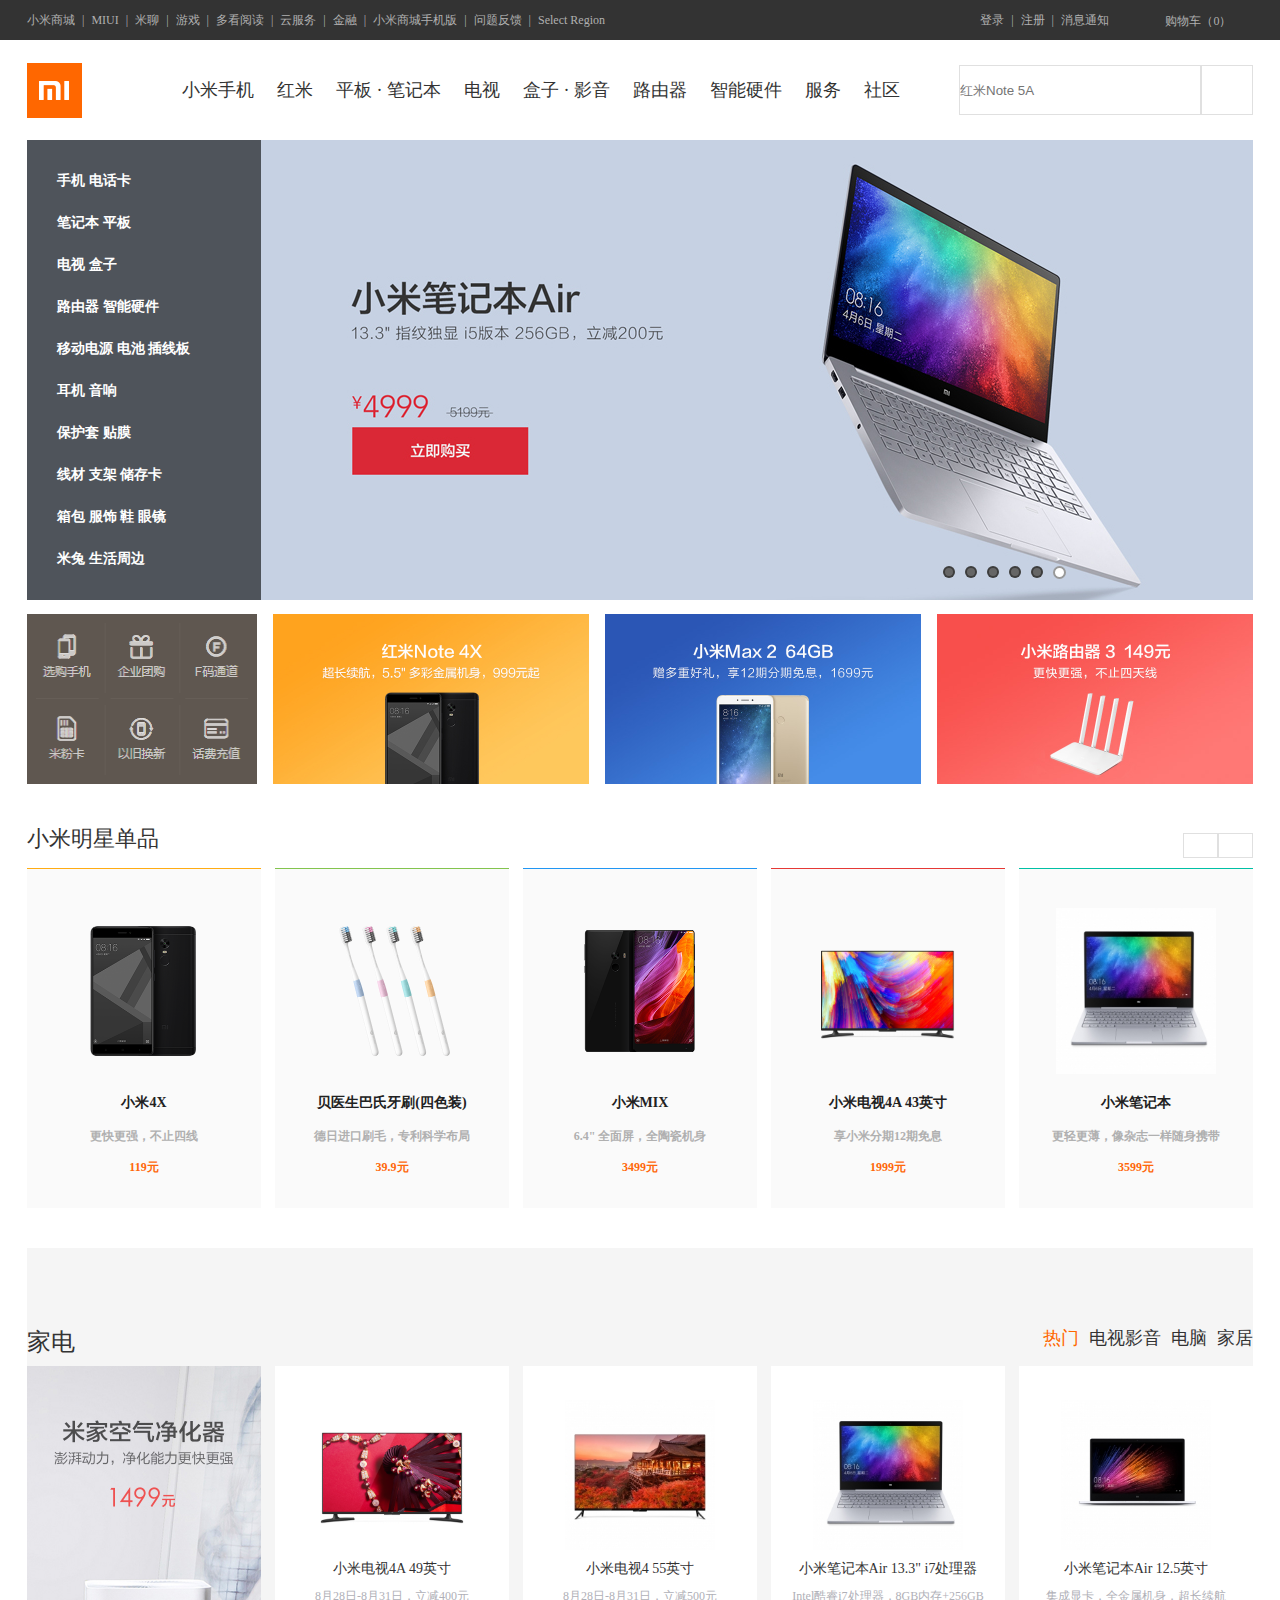
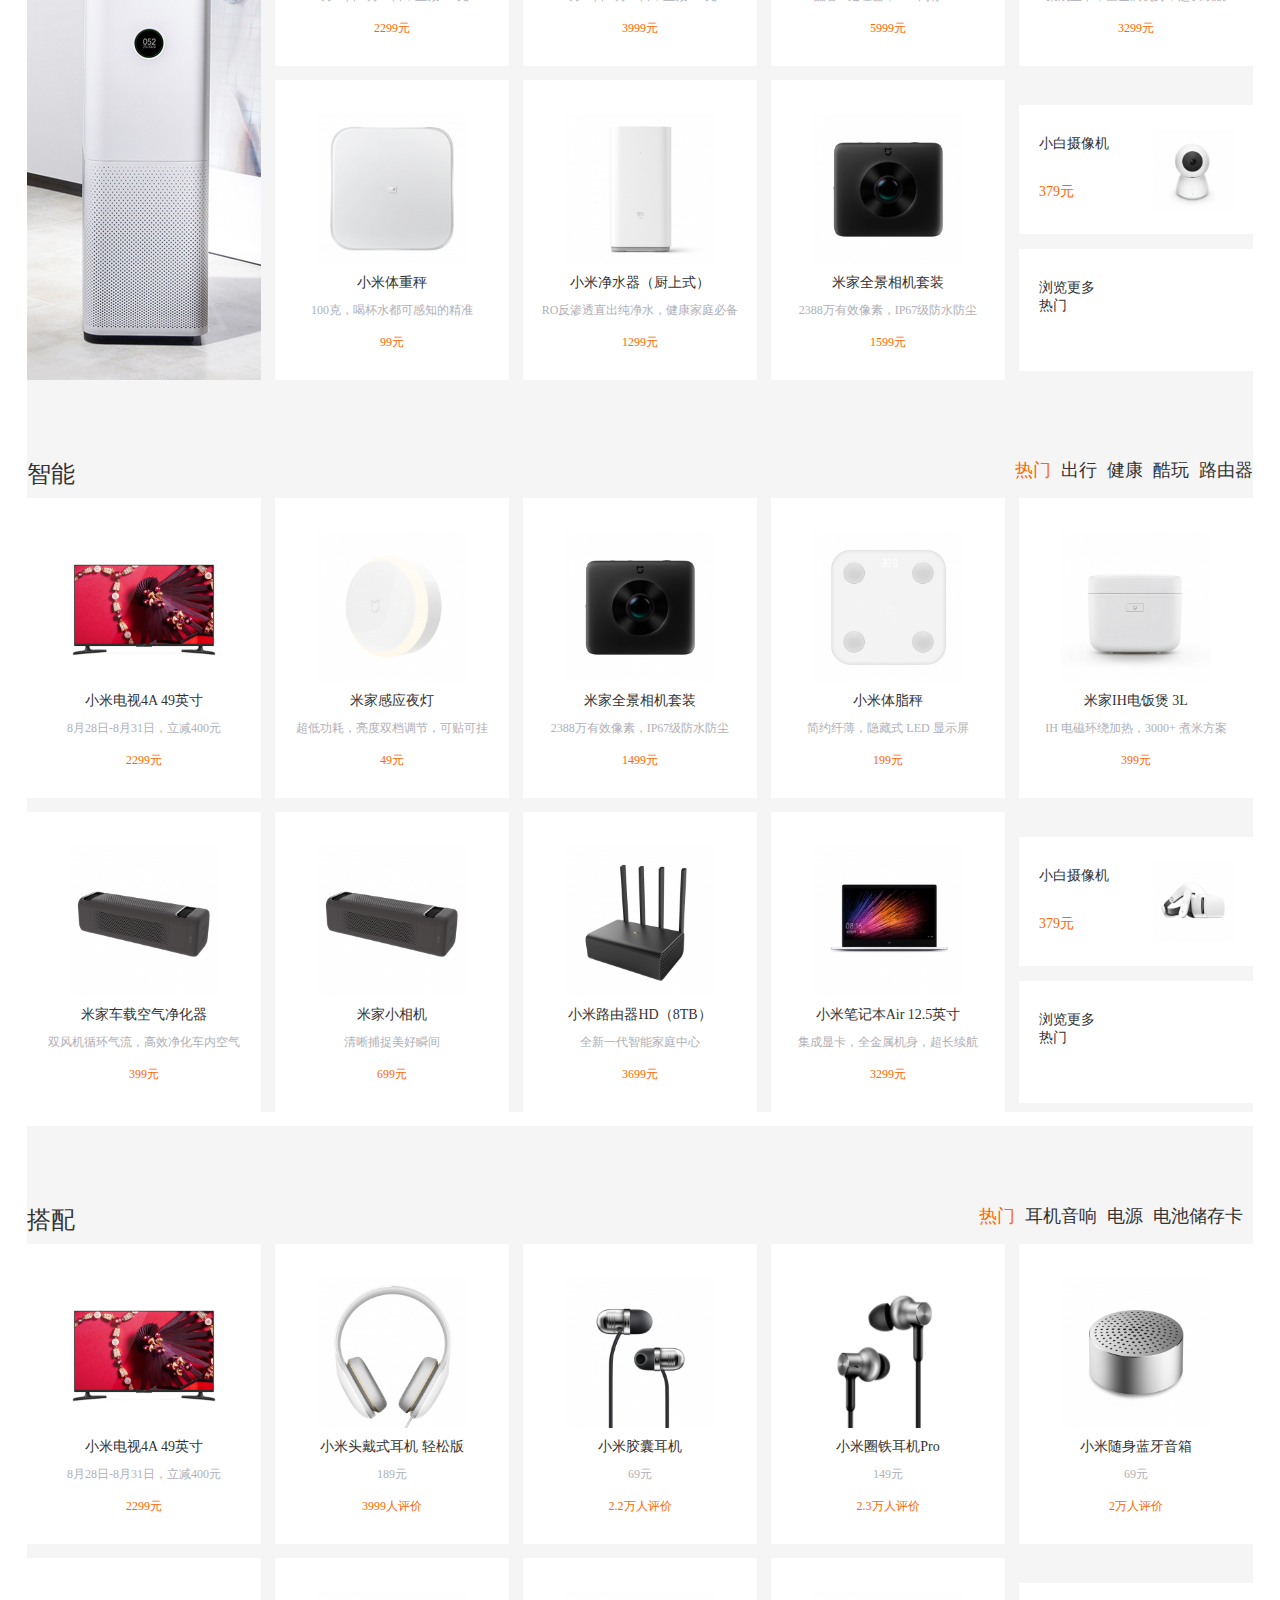
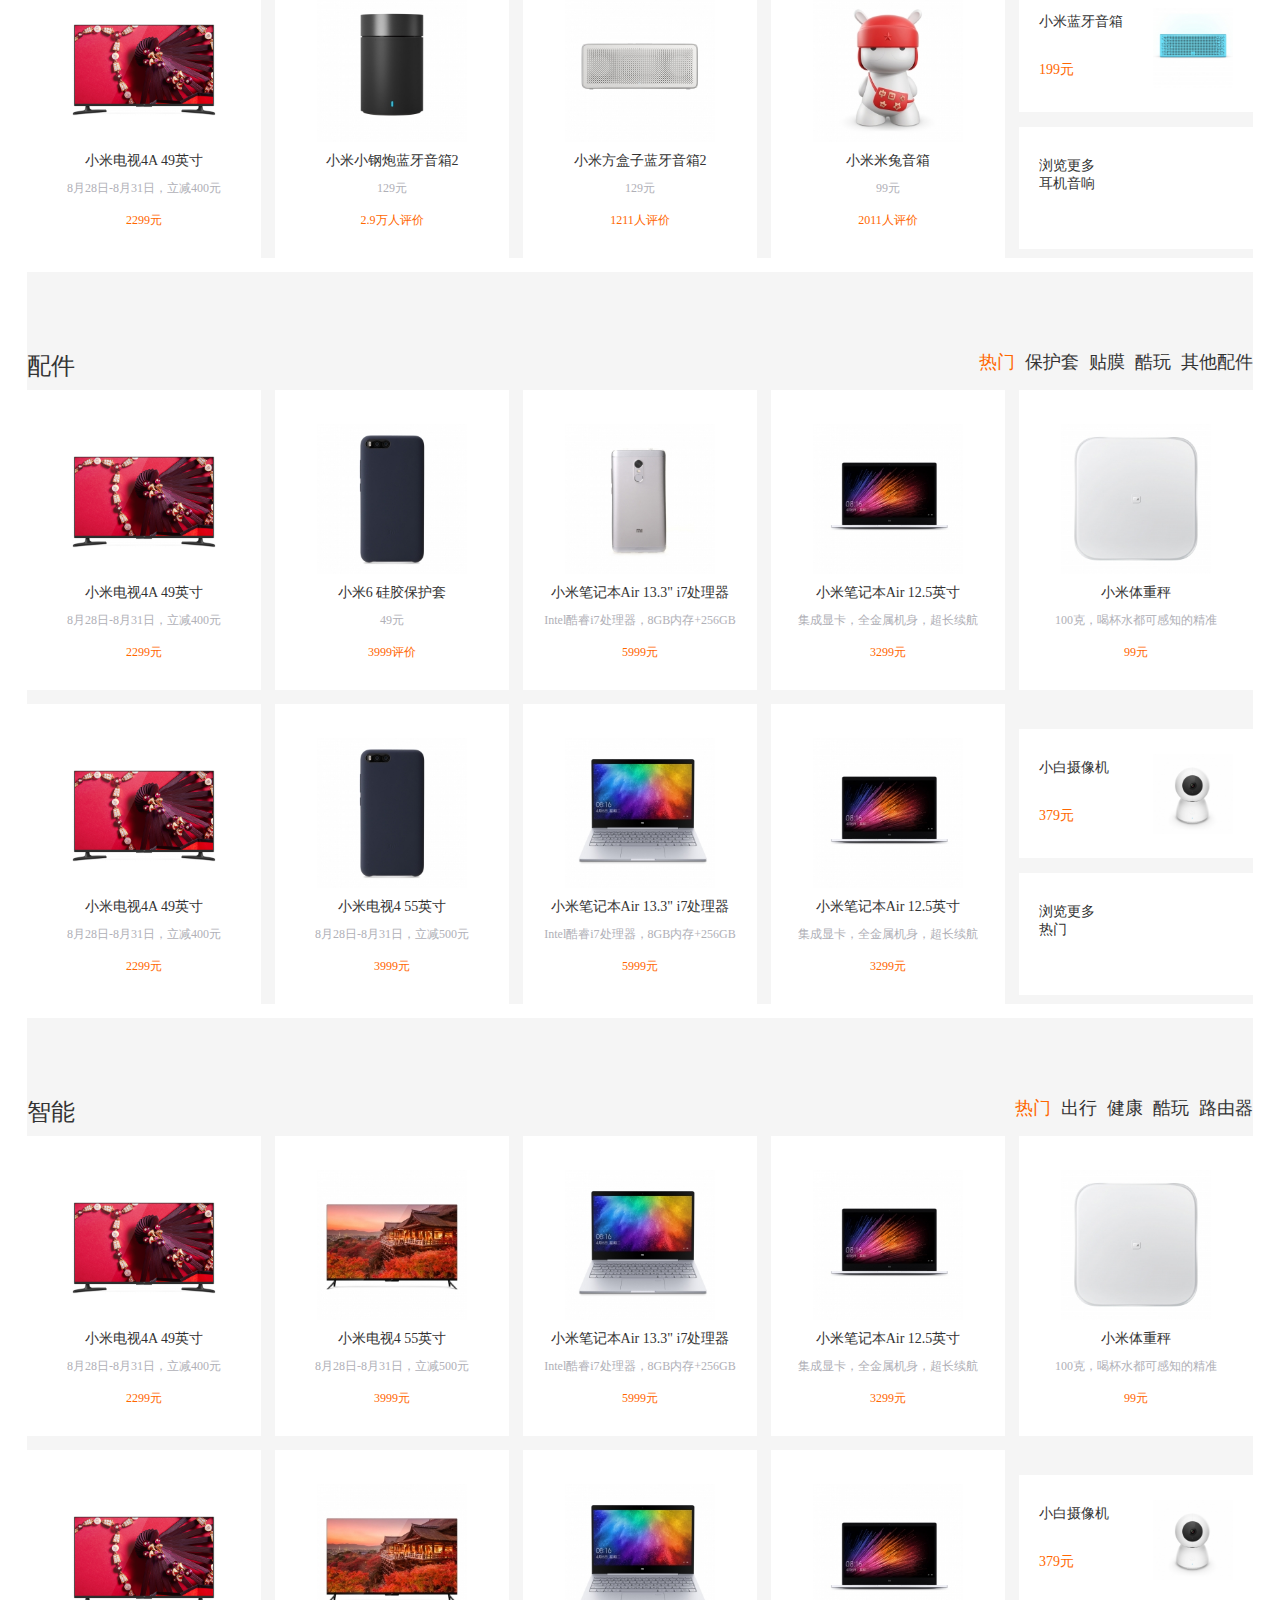
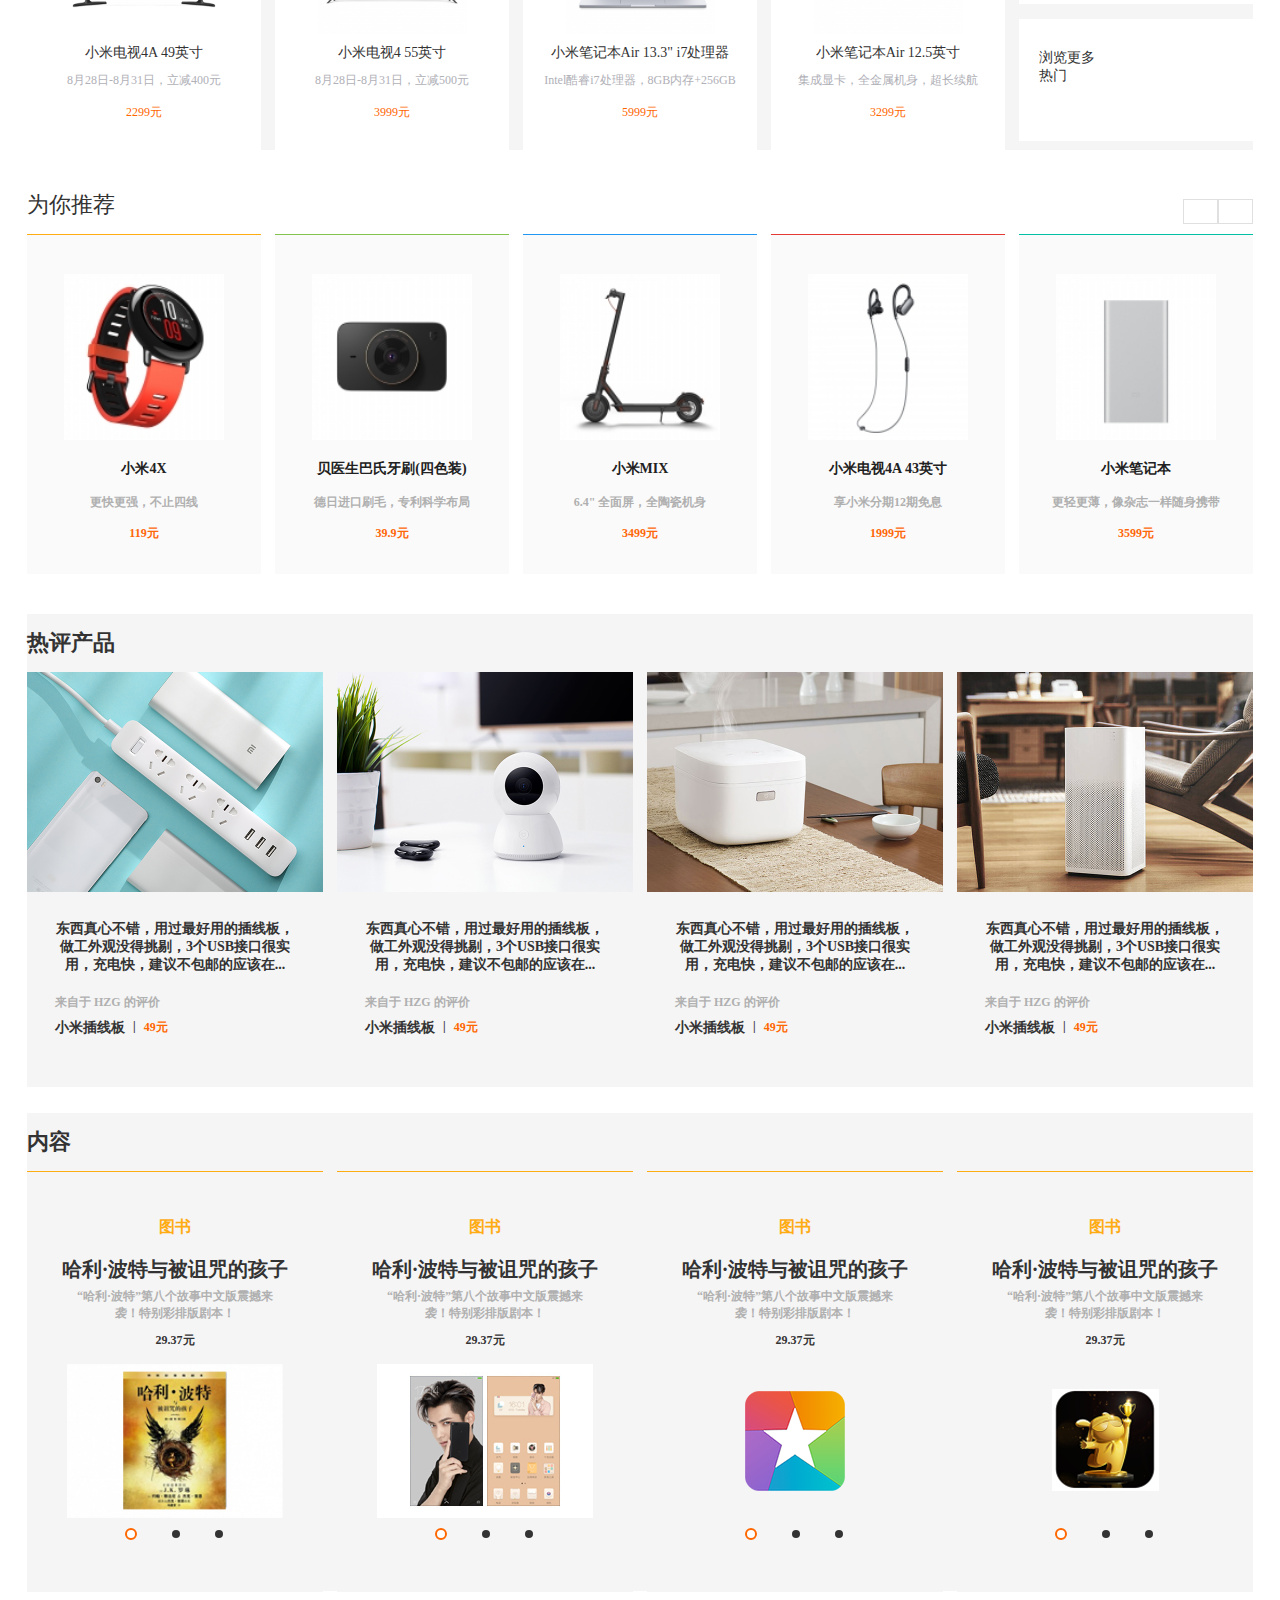
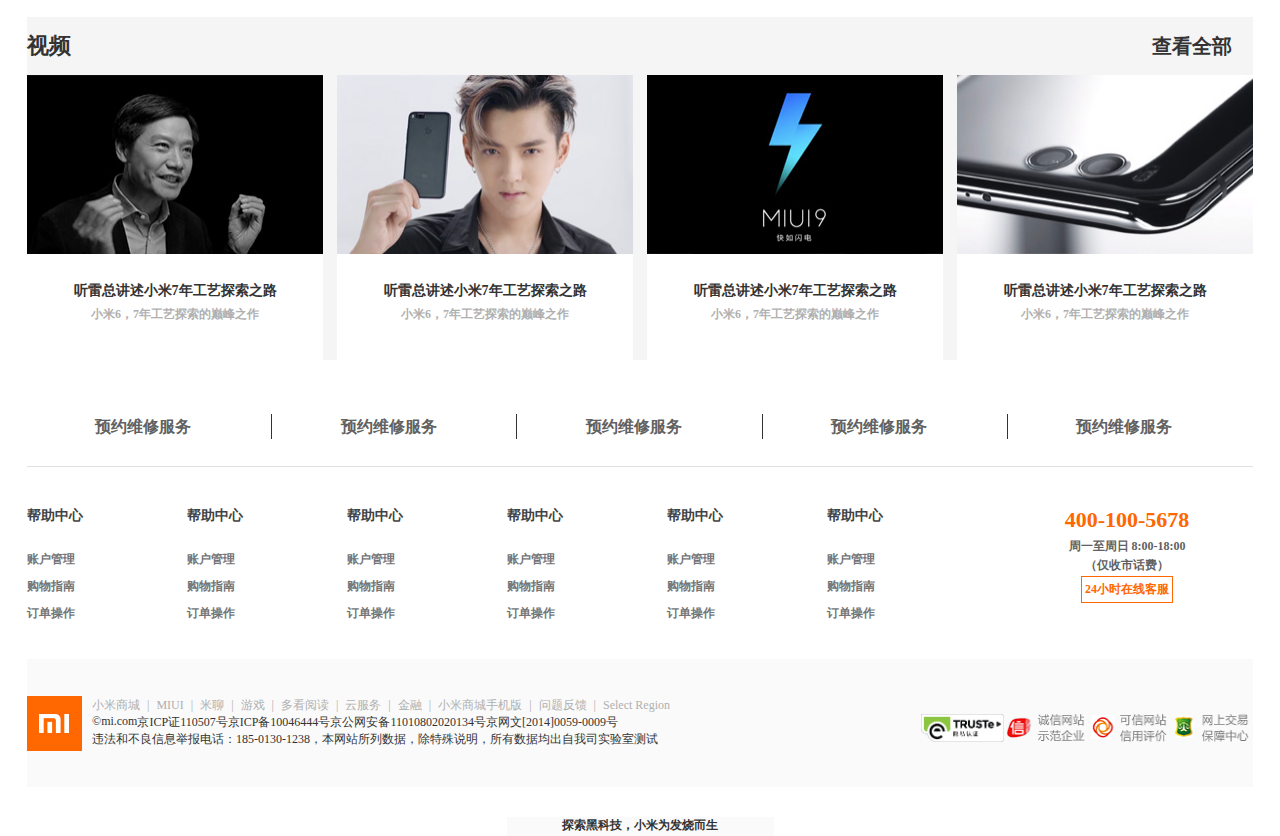
<file: index.html>
<!DOCTYPE html>
<html lang="en">
<head>
	<meta charset="UTF-8">
	<title>小米官网</title>
	<link rel="shotcut icon" href="img/tou.ico">
	<link rel="stylesheet" href="css/xiaomi.css">
	<link rel="stylesheet" href="css/qingchuyangshi.css">
</head>
<body>
	<!-- 头部开始 <-->
	<div id="head">
		<div class="head-neikuan">
			<div class="head-zuo">
				<div class="head-wenzi"><a href="http://www.mi.com" target="_black">小米商城</a></div>
				<div class="head-wenzi">|</div>
				<div class="head-wenzi"><a href="">MIUI</a></div>
				<div class="head-wenzi">|</div>
				<div class="head-wenzi"><a href="">米聊</a></div>
				<div class="head-wenzi">|</div>
				<div class="head-wenzi"><a href="">游戏</a></div>
				<div class="head-wenzi">|</div>
				<div class="head-wenzi"><a href="">多看阅读</a></div>
				<div class="head-wenzi">|</div>
				<div class="head-wenzi"><a href="">云服务</a></div>
				<div class="head-wenzi">|</div>
				<div class="head-wenzi"><a href="">金融</a></div>
				<div class="head-wenzi">|</div>
				<div class="head-wenzi"><a href="">小米商城手机版</a></div>
				<div class="head-wenzi">|</div>
				<div class="head-wenzi"><a href="">问题反馈</a></div>
				<div class="head-wenzi">|</div>
				<div class="head-wenzi head-wenzi1"><a href="">Select Region</a></div>
			</div>
			<div class="head-you">
				<div class="head-wenzi"><a href="">登录</a></div>
				<div class="head-wenzi">|</div>
				<div class="head-wenzi"><a href="">注册</a></div>
				<div class="head-wenzi">|</div>
				<div class="head-wenzi head-wenzi2"><a href="">消息通知</a></div>
				
				<div class="gouwuche">
					<a href="">
						<i class="iconfont">&#xe602;</i>
						购物车（0）
					</a>
				
					<!-- <div class="gouwuche-wenzi">购物车(0)</div> -->
					<!-- <img src="img/images/gouwuche.png" alt=""> -->
				</div>
			</div>
		</div>
	</div>
	<!-- 头部结束 -->

	<!-- 导航开始 -->
	<div id="daohang">
		<a href="">
			<div class="daohang-logo">
				<!-- <img src="img/logo_03.png" alt=""> -->
			</div>
		</a>
		<div class="daohang-neikuan">
			<div class="daohang-wenzi">小米手机</div>
			<div class="daohang-wenzi">红米</div>
			<div class="daohang-wenzi">平板  ·  笔记本</div>
			<div class="daohang-wenzi">电视</div>
			<div class="daohang-wenzi">盒子  ·  影音</div>
			<div class="daohang-wenzi">路由器</div>
			<div class="daohang-wenzi">智能硬件</div>
			<div class="daohang-wenzi">服务</div>
			<div class="daohang-wenzi daohang-wenzi1">社区</div>
		</div>
		<div class="daohang-you">
			<input type="text1" placeholder="红米Note 5A">
			<!-- <h1>红米Note 5A</h1>
			<h2>小米Max 2</h2> -->
			<div class="daohang-you-tb">
				<i class="iconfont">&#xe616;</i>
			</div>
		</div>
	</div>
	<!-- 导航结束 -->
	<!-- banner开始 -->
	<div id="banner">
		<div class="banner-img">
			<img src="img/20.jpg" alt="">
		</div>
		<div class="banner-list">
			<a href="">
				<div class="banner-list-1">
					<h1>手机 电话卡</h1>
					<i class="iconfont">&#xe617;</i>
				</div>
			</a>
			<div class="banner-list-1">
				<h1>笔记本 平板</h1>
				<i class="iconfont">&#xe617;</i>
			</div>

			<div class="banner-list-1">
				<h1>电视 盒子</h1>
				<i class="iconfont">&#xe617;</i>
			</div>

			<div class="banner-list-1">
				<h1>路由器 智能硬件</h1>
				<i class="iconfont">&#xe617;</i>
			</div>

			<div class="banner-list-1">
				<h1>移动电源 电池 插线板</h1>
				<i class="iconfont">&#xe617;</i>
			</div>

			<div class="banner-list-1">
				<h1>耳机 音响</h1>
				<i class="iconfont">&#xe617;</i>
			</div>

			<div class="banner-list-1">
				<h1>保护套 贴膜</h1>
				<i class="iconfont">&#xe617;</i>
			</div>

			<div class="banner-list-1">
				<h1>线材 支架 储存卡</h1>
				<i class="iconfont">&#xe617;</i>
			</div>

			<div class="banner-list-1">
				<h1>箱包 服饰 鞋 眼镜</h1>
				<i class="iconfont">&#xe617;</i>
			</div>

			<div class="banner-list-1">
				<h1>米兔 生活周边</h1>
				<i class="iconfont">&#xe617;</i>
			</div>
		</div>
		<div class="point">
			<div class="point-1"></div>
			<div class="point-1"></div>
			<div class="point-1"></div>
			<div class="point-1"></div>
			<div class="point-1"></div>
			<div class="point-1 point-2"></div>
		</div>
		<div class="banner-anniu">
			<i class="iconfont">&#xe61f;</i>
		</div>
		<div class="banner-anniu2">
			<i class="iconfont">&#xe8b2;</i>
		</div>
	</div>
	<!-- banner结束 -->


	<!-- 第四排开始 -->
	<div id="sipai">
		<div class="sipai-box">
			<img src="img/images/12_03.png" alt="">
		</div>
		<div class="sipai-box box2">
			<img src="img/images/12_05.png" alt="">
		</div>
		<div class="sipai-box box2">
			<img src="img/images/12_07.png" alt="">
		</div>
		<div class="sipai-box box2 box3">
			<img src="img/images/12_09.png" alt="">
		</div>
	</div>
	<!-- 第四排结束 -->

	<!-- 单品开始 -->
	<div id="danpin">
		<div class="danpin-top">
			<h1>小米明星单品</h1>
			<div class="danpin-anniu">
				<div class="danpin-anniuzuo">
					<i class="iconfont">&#xe638;</i>
				</div>	
				<div class="danpin-anjianyou">
					<i class="iconfont">&#xe601;</i>
				</div>			
			</div>
		</div>

		<div class="danpin-bottom">
			<div class="danpin-list">
				<div class="danpin-img">
					<img src="img/01.png" alt="">
				</div>
				<h3>小米4X</h3>
				<h4>更快更强，不止四线</h4>
				<h5>119元</h5>
			</div>
			<div class="danpin-list danpin-list2">
				<div class="danpin-img">
					<img src="img/03.png" alt="">
				</div>
				<h3>贝医生巴氏牙刷(四色装)</h3>
				<h4>德日进口刷毛，专利科学布局</h4>
				<h5>39.9元</h5>
			</div>
			<div class="danpin-list danpin-list3">
				<div class="danpin-img">
					<img src="img/04.png" alt="">
				</div>
				<h3>小米MIX</h3>
				<h4>6.4" 全面屏，全陶瓷机身</h4>
				<h5>3499元</h5>
			</div>
			<div class="danpin-list danpin-list4">
				<div class="danpin-img">
					<img src="img/05.png" alt="">
				</div>
				<h3>小米电视4A 43英寸</h3>
				<h4>享小米分期12期免息</h4>
				<h5>1999元</h5>
			</div>
			<div class="danpin-list danpin-list1">
				<div class="danpin-img">
					<img src="img/06.jpg" alt="">
				</div>
				<h3>小米笔记本</h3>
				<h4>更轻更薄，像杂志一样随身携带</h4>
				<h5>3599元</h5>
			</div>
		</div>
	</div>
	<!-- 单品结束 -->

	<!-- 家电开始 -->
	<div id="jiadian">
		<div class="jiadian-top">
			<h6>家电</h6>
			<div class="jiadian-top-you">
				<div class="jiadian-top-you-wenzi wenzi2">热门</div>
				<div class="jiadian-top-you-wenzi">电视影音</div>
				<div class="jiadian-top-you-wenzi">电脑</div>
				<div class="jiadian-top-you-wenzi wenzi1">家居</div>
			</div>
		</div>
		<div class="jiadian-under">
			<div class="jiadian-under-zuo">
				<img src="img/images/jiadian1_10.png" alt="">
			</div>
			<div class="jiadian-under-you">
				<div class="jiadian-qingdan">
					<div class="qingdan-img">
						<img src="img/02.png" alt="">
					</div>
					<div class="qingdan-wenzi">小米电视4A 49英寸</div>
					<div class="qingdan-wenzi1">8月28日-8月31日，立减400元</div>
					<div class="qingdan-wenzi2">2299元</div>
				</div>

				<div class="jiadian-qingdan">
					<div class="qingdan-img">
						<img src="img/08.jpg" alt="">
					</div>
					<div class="qingdan-wenzi">小米电视4 55英寸</div>
					<div class="qingdan-wenzi1">8月28日-8月31日，立减500元</div>
					<div class="qingdan-wenzi2">3999元</div>
				</div>

				<div class="jiadian-qingdan">
					<div class="qingdan-img">
						<img src="img/09.jpg" alt="">
					</div>
					<div class="qingdan-wenzi">小米笔记本Air 13.3" i7处理器</div>
					<div class="qingdan-wenzi1">Intel酷睿i7处理器，8GB内存+256GB</div>
					<div class="qingdan-wenzi2">5999元</div>
				</div>

				<div class="jiadian-qingdan jiadian-qingdan1">
					<div class="qingdan-img">
						<img src="img/10.jpg" alt="">
					</div>
					<div class="qingdan-wenzi">小米笔记本Air 12.5英寸</div>
					<div class="qingdan-wenzi1">集成显卡，全金属机身，超长续航</div>
					<div class="qingdan-wenzi2">3299元</div>
				</div>

				<div class="jiadian-qingdan">
					<div class="qingdan-img">
						<img src="img/11.jpg" alt="">
					</div>
					<div class="qingdan-wenzi">小米体重秤</div>
					<div class="qingdan-wenzi1">100克，喝杯水都可感知的精准</div>
					<div class="qingdan-wenzi2">99元</div>
				</div>

				<div class="jiadian-qingdan">
					<div class="qingdan-img">
						<img src="img/12.jpg" alt="">
					</div>
					<div class="qingdan-wenzi">小米净水器（厨上式）</div>
					<div class="qingdan-wenzi1">RO反渗透直出纯净水，健康家庭必备</div>
					<div class="qingdan-wenzi2">1299元</div>
				</div>

				<div class="jiadian-qingdan">
					<div class="qingdan-img">
						<img src="img/13.jpg" alt="">
					</div>
					<div class="qingdan-wenzi">米家全景相机套装</div>
					<div class="qingdan-wenzi1">2388万有效像素，IP67级防水防尘</div>
					<div class="qingdan-wenzi2">1599元</div>
				</div>

				<div class="jiadian-qingdan jiadian-qingdan1 sx">
					<div class="qingdan-shexiangji">
						<div class="shexiangji-img">
							<img src="img/14.jpg" alt="">
						</div>
						<div class="shexiangji-wenzi">小白摄像机</div>
						<div class="shexiangji-wenzi shexiangji-wenzi1">379元</div>
					</div>

					<div class="qingdan-shexiangji qingdan-shexiangji1">
						<div class="shexiangji-img">
							<i class="iconfont">&#xe60b;</i>
						</div>
						<div class="shexiangji-wenzi">浏览更多</div>
						<div class="shexiangji-wenzi shexiangji-wenzi1 shexiangji-wenzi2">热门</div>
					</div>
				</div>

			</div>
		</div>
	</div>
	<!-- 家电结束 -->

	<!-- 智能开始 -->
	<div id="jiadian">
		<div class="jiadian-top">
			<h6>智能</h6>
			<div class="jiadian-top-you">
				<div class="jiadian-top-you-wenzi wenzi2">热门</div>
				<div class="jiadian-top-you-wenzi">出行</div>
				<div class="jiadian-top-you-wenzi">健康</div>
				<div class="jiadian-top-you-wenzi">酷玩</div>
				<div class="jiadian-top-you-wenzi wenzi1">路由器</div>
			</div>
		</div>
		<div class="jiadian-under">
			<div class="jiadian-qingdan">
				<div class="qingdan-img">
					<img src="img/02.png" alt="">
				</div>
				<div class="qingdan-wenzi">小米电视4A 49英寸</div>
				<div class="qingdan-wenzi1">8月28日-8月31日，立减400元</div>
				<div class="qingdan-wenzi2">2299元</div>
			</div>

			<div class="jiadian-qingdan">
				<div class="qingdan-img">
					<img src="img/32.jpg" alt="">
				</div>
				<div class="qingdan-wenzi">米家感应夜灯</div>
				<div class="qingdan-wenzi1">超低功耗，亮度双档调节，可贴可挂​</div>
				<div class="qingdan-wenzi2">49元</div>
			</div>

			<div class="jiadian-qingdan">
				<div class="qingdan-img">
					<img src="img/33.jpg" alt="">
				</div>
				<div class="qingdan-wenzi">米家全景相机套装</div>
				<div class="qingdan-wenzi1">2388万有效像素，IP67级防水防尘</div>
				<div class="qingdan-wenzi2">1499元</div>
			</div>

			<div class="jiadian-qingdan">
				<div class="qingdan-img">
					<img src="img/34.jpg" alt="">
				</div>
				<div class="qingdan-wenzi">小米体脂秤</div>
				<div class="qingdan-wenzi1">简约纤薄，隐藏式 LED 显示屏</div>
				<div class="qingdan-wenzi2">199元</div>
			</div>

			<div class="jiadian-qingdan  jiadian-qingdan1">
				<div class="qingdan-img">
					<img src="img/35.jpg" alt="">
				</div>
				<div class="qingdan-wenzi">米家IH电饭煲 3L</div>
				<div class="qingdan-wenzi1">IH 电磁环绕加热，3000+ 煮米方案</div>
				<div class="qingdan-wenzi2">399元</div>
			</div>
			<div class="jiadian-qingdan">
				<div class="qingdan-img">
					<img src="img/36.jpg" alt="">
				</div>
				<div class="qingdan-wenzi">米家车载空气净化器</div>
				<div class="qingdan-wenzi1">双风机循环气流，高效净化车内空气</div>
				<div class="qingdan-wenzi2">399元</div>
			</div>

			<div class="jiadian-qingdan">
				<div class="qingdan-img">
					<img src="img/36.jpg" alt="">
				</div>
				<div class="qingdan-wenzi">米家小相机</div>
				<div class="qingdan-wenzi1">清晰捕捉美好瞬间</div>
				<div class="qingdan-wenzi2">699元</div>
			</div>

			<div class="jiadian-qingdan">
				<div class="qingdan-img">
					<img src="img/38.jpg" alt="">
				</div>
				<div class="qingdan-wenzi">小米路由器HD（8TB）</div>
				<div class="qingdan-wenzi1">全新一代智能家庭中心</div>
				<div class="qingdan-wenzi2">3699元</div>
			</div>

			<div class="jiadian-qingdan">
				<div class="qingdan-img">
					<img src="img/10.jpg" alt="">
				</div>
				<div class="qingdan-wenzi">小米笔记本Air 12.5英寸</div>
				<div class="qingdan-wenzi1">集成显卡，全金属机身，超长续航</div>
				<div class="qingdan-wenzi2">3299元</div>
			</div>

			<div class="jiadian-qingdan jiadian-qingdan1 sx">
					<div class="qingdan-shexiangji">
						<div class="shexiangji-img">
							<img src="img/39.jpg" alt="">
						</div>
						<div class="shexiangji-wenzi">小白摄像机</div>
						<div class="shexiangji-wenzi shexiangji-wenzi1">379元</div>
					</div>

					<div class="qingdan-shexiangji qingdan-shexiangji1">
						<div class="shexiangji-img">
							<i class="iconfont">&#xe60b;</i>
						</div>
						<div class="shexiangji-wenzi">浏览更多</div>
						<div class="shexiangji-wenzi shexiangji-wenzi1 shexiangji-wenzi2">热门</div>
					</div>
				</div>

		</div>
	</div>
	<!-- 智能结束 -->

	<!-- 搭配开始 -->
	<div id="jiadian">
		<div class="jiadian-top">
			<h6>搭配</h6>
			<div class="jiadian-top-you">
				<div class="jiadian-top-you-wenzi wenzi2">热门</div>
				<div class="jiadian-top-you-wenzi">耳机音响</div>
				<div class="jiadian-top-you-wenzi">电源</div>
				<div class="jiadian-top-you-wenzi">电池储存卡</div>
			</div>
		</div>
		<div class="jiadian-under">
			<div class="jiadian-qingdan">
				<div class="qingdan-img">
					<img src="img/02.png" alt="">
				</div>
				<div class="qingdan-wenzi">小米电视4A 49英寸</div>
				<div class="qingdan-wenzi1">8月28日-8月31日，立减400元</div>
				<div class="qingdan-wenzi2">2299元</div>
			</div>

			<div class="jiadian-qingdan">
				<div class="qingdan-img">
					<img src="img/42.jpg" alt="">
				</div>
				<div class="qingdan-wenzi">小米头戴式耳机 轻松版</div>
				<div class="qingdan-wenzi1">189元</div>
				<div class="qingdan-wenzi2">3999人评价</div>
			</div>

			<div class="jiadian-qingdan">
				<div class="qingdan-img">
					<img src="img/43.jpg" alt="">
				</div>
				<div class="qingdan-wenzi">小米胶囊耳机</div>
				<div class="qingdan-wenzi1">69元</div>
				<div class="qingdan-wenzi2">2.2万人评价</div>
			</div>

			<div class="jiadian-qingdan">
				<div class="qingdan-img">
					<img src="img/44.png" alt="">
				</div>
				<div class="qingdan-wenzi">小米圈铁耳机Pro</div>
				<div class="qingdan-wenzi1">149元</div>
				<div class="qingdan-wenzi2">2.3万人评价</div>
			</div>

			<div class="jiadian-qingdan  jiadian-qingdan1">
				<div class="qingdan-img">
					<img src="img/45.jpg" alt="">
				</div>
				<div class="qingdan-wenzi">小米随身蓝牙音箱</div>
				<div class="qingdan-wenzi1">69元</div>
				<div class="qingdan-wenzi2">2万人评价</div>
			</div>
			<div class="jiadian-qingdan">
				<div class="qingdan-img">
					<img src="img/02.png" alt="">
				</div>
				<div class="qingdan-wenzi">小米电视4A 49英寸</div>
				<div class="qingdan-wenzi1">8月28日-8月31日，立减400元</div>
				<div class="qingdan-wenzi2">2299元</div>
			</div>

			<div class="jiadian-qingdan">
				<div class="qingdan-img">
					<img src="img/46.jpg" alt="">
				</div>
				<div class="qingdan-wenzi">小米小钢炮蓝牙音箱2</div>
				<div class="qingdan-wenzi1">129元</div>
				<div class="qingdan-wenzi2">2.9万人评价</div>
			</div>

			<div class="jiadian-qingdan">
				<div class="qingdan-img">
					<img src="img/47.jpg" alt="">
				</div>
				<div class="qingdan-wenzi">小米方盒子蓝牙音箱2</div>
				<div class="qingdan-wenzi1">129元</div>
				<div class="qingdan-wenzi2">1211人评价</div>
			</div>

			<div class="jiadian-qingdan">
				<div class="qingdan-img">
					<img src="img/48.jpg" alt="">
				</div>
				<div class="qingdan-wenzi">小米米兔音箱</div>
				<div class="qingdan-wenzi1">99元</div>
				<div class="qingdan-wenzi2">2011人评价</div>
			</div>

			<div class="jiadian-qingdan jiadian-qingdan1 sx">
					<div class="qingdan-shexiangji">
						<div class="shexiangji-img">
							<img src="img/49.jpg" alt="">
						</div>
						<div class="shexiangji-wenzi">小米蓝牙音箱</div>
						<div class="shexiangji-wenzi shexiangji-wenzi1">199元</div>
					</div>

					<div class="qingdan-shexiangji qingdan-shexiangji1">
						<div class="shexiangji-img">
							<i class="iconfont">&#xe60b;</i>
						</div>
						<div class="shexiangji-wenzi">浏览更多</div>
						<div class="shexiangji-wenzi shexiangji-wenzi1 shexiangji-wenzi2">耳机音响</div>
					</div>
				</div>

		</div>
	</div>
	<!-- 搭配结束 -->
	<!-- 配件开始 -->
	<div id="jiadian">
		<div class="jiadian-top">
			<h6>配件</h6>
			<div class="jiadian-top-you">
				<div class="jiadian-top-you-wenzi wenzi2">热门</div>
				<div class="jiadian-top-you-wenzi">保护套</div>
				<div class="jiadian-top-you-wenzi">贴膜</div>
				<div class="jiadian-top-you-wenzi">酷玩</div>
				<div class="jiadian-top-you-wenzi wenzi1">其他配件</div>
			</div>
		</div>
		<div class="jiadian-under">
			<div class="jiadian-qingdan">
				<div class="qingdan-img">
					<img src="img/02.png" alt="">
				</div>
				<div class="qingdan-wenzi">小米电视4A 49英寸</div>
				<div class="qingdan-wenzi1">8月28日-8月31日，立减400元</div>
				<div class="qingdan-wenzi2">2299元</div>
			</div>

			<div class="jiadian-qingdan">
				<div class="qingdan-img">
					<img src="img/51.jpg" alt="">
				</div>
				<div class="qingdan-wenzi">小米6 硅胶保护套</div>
				<div class="qingdan-wenzi1">49元</div>
				<div class="qingdan-wenzi2">3999评价</div>
			</div>

			<div class="jiadian-qingdan">
				<div class="qingdan-img">
					<img src="img/52.jpg" alt="">
				</div>
				<div class="qingdan-wenzi">小米笔记本Air 13.3" i7处理器</div>
				<div class="qingdan-wenzi1">Intel酷睿i7处理器，8GB内存+256GB</div>
				<div class="qingdan-wenzi2">5999元</div>
			</div>

			<div class="jiadian-qingdan">
				<div class="qingdan-img">
					<img src="img/10.jpg" alt="">
				</div>
				<div class="qingdan-wenzi">小米笔记本Air 12.5英寸</div>
				<div class="qingdan-wenzi1">集成显卡，全金属机身，超长续航</div>
				<div class="qingdan-wenzi2">3299元</div>
			</div>

			<div class="jiadian-qingdan  jiadian-qingdan1">
				<div class="qingdan-img">
					<img src="img/11.jpg" alt="">
				</div>
				<div class="qingdan-wenzi">小米体重秤</div>
				<div class="qingdan-wenzi1">100克，喝杯水都可感知的精准</div>
				<div class="qingdan-wenzi2">99元</div>
			</div>
			<div class="jiadian-qingdan">
				<div class="qingdan-img">
					<img src="img/02.png" alt="">
				</div>
				<div class="qingdan-wenzi">小米电视4A 49英寸</div>
				<div class="qingdan-wenzi1">8月28日-8月31日，立减400元</div>
				<div class="qingdan-wenzi2">2299元</div>
			</div>

			<div class="jiadian-qingdan">
				<div class="qingdan-img">
					<img src="img/51.jpg" alt="">
				</div>
				<div class="qingdan-wenzi">小米电视4 55英寸</div>
				<div class="qingdan-wenzi1">8月28日-8月31日，立减500元</div>
				<div class="qingdan-wenzi2">3999元</div>
			</div>

			<div class="jiadian-qingdan">
				<div class="qingdan-img">
					<img src="img/09.jpg" alt="">
				</div>
				<div class="qingdan-wenzi">小米笔记本Air 13.3" i7处理器</div>
				<div class="qingdan-wenzi1">Intel酷睿i7处理器，8GB内存+256GB</div>
				<div class="qingdan-wenzi2">5999元</div>
			</div>

			<div class="jiadian-qingdan">
				<div class="qingdan-img">
					<img src="img/10.jpg" alt="">
				</div>
				<div class="qingdan-wenzi">小米笔记本Air 12.5英寸</div>
				<div class="qingdan-wenzi1">集成显卡，全金属机身，超长续航</div>
				<div class="qingdan-wenzi2">3299元</div>
			</div>

			<div class="jiadian-qingdan jiadian-qingdan1 sx">
					<div class="qingdan-shexiangji">
						<div class="shexiangji-img">
							<img src="img/14.jpg" alt="">
						</div>
						<div class="shexiangji-wenzi">小白摄像机</div>
						<div class="shexiangji-wenzi shexiangji-wenzi1">379元</div>
					</div>

					<div class="qingdan-shexiangji qingdan-shexiangji1">
						<div class="shexiangji-img">
							<i class="iconfont">&#xe60b;</i>
						</div>
						<div class="shexiangji-wenzi">浏览更多</div>
						<div class="shexiangji-wenzi shexiangji-wenzi1 shexiangji-wenzi2">热门</div>
					</div>
				</div>

		</div>
	</div>
	<!-- 配件结束 -->
	<!-- 周边开始 -->
	<div id="jiadian">
		<div class="jiadian-top">
			<h6>智能</h6>
			<div class="jiadian-top-you">
				<div class="jiadian-top-you-wenzi wenzi2">热门</div>
				<div class="jiadian-top-you-wenzi">出行</div>
				<div class="jiadian-top-you-wenzi">健康</div>
				<div class="jiadian-top-you-wenzi">酷玩</div>
				<div class="jiadian-top-you-wenzi wenzi1">路由器</div>
			</div>
		</div>
		<div class="jiadian-under">
			<div class="jiadian-qingdan">
				<div class="qingdan-img">
					<img src="img/02.png" alt="">
				</div>
				<div class="qingdan-wenzi">小米电视4A 49英寸</div>
				<div class="qingdan-wenzi1">8月28日-8月31日，立减400元</div>
				<div class="qingdan-wenzi2">2299元</div>
			</div>

			<div class="jiadian-qingdan">
				<div class="qingdan-img">
					<img src="img/08.jpg" alt="">
				</div>
				<div class="qingdan-wenzi">小米电视4 55英寸</div>
				<div class="qingdan-wenzi1">8月28日-8月31日，立减500元</div>
				<div class="qingdan-wenzi2">3999元</div>
			</div>

			<div class="jiadian-qingdan">
				<div class="qingdan-img">
					<img src="img/09.jpg" alt="">
				</div>
				<div class="qingdan-wenzi">小米笔记本Air 13.3" i7处理器</div>
				<div class="qingdan-wenzi1">Intel酷睿i7处理器，8GB内存+256GB</div>
				<div class="qingdan-wenzi2">5999元</div>
			</div>

			<div class="jiadian-qingdan">
				<div class="qingdan-img">
					<img src="img/10.jpg" alt="">
				</div>
				<div class="qingdan-wenzi">小米笔记本Air 12.5英寸</div>
				<div class="qingdan-wenzi1">集成显卡，全金属机身，超长续航</div>
				<div class="qingdan-wenzi2">3299元</div>
			</div>

			<div class="jiadian-qingdan  jiadian-qingdan1">
				<div class="qingdan-img">
					<img src="img/11.jpg" alt="">
				</div>
				<div class="qingdan-wenzi">小米体重秤</div>
				<div class="qingdan-wenzi1">100克，喝杯水都可感知的精准</div>
				<div class="qingdan-wenzi2">99元</div>
			</div>

			<div class="jiadian-qingdan">
				<div class="qingdan-img">
					<img src="img/02.png" alt="">
				</div>
				<div class="qingdan-wenzi">小米电视4A 49英寸</div>
				<div class="qingdan-wenzi1">8月28日-8月31日，立减400元</div>
				<div class="qingdan-wenzi2">2299元</div>
			</div>

			<div class="jiadian-qingdan">
				<div class="qingdan-img">
					<img src="img/08.jpg" alt="">
				</div>
				<div class="qingdan-wenzi">小米电视4 55英寸</div>
				<div class="qingdan-wenzi1">8月28日-8月31日，立减500元</div>
				<div class="qingdan-wenzi2">3999元</div>
			</div>

			<div class="jiadian-qingdan">
				<div class="qingdan-img">
					<img src="img/09.jpg" alt="">
				</div>
				<div class="qingdan-wenzi">小米笔记本Air 13.3" i7处理器</div>
				<div class="qingdan-wenzi1">Intel酷睿i7处理器，8GB内存+256GB</div>
				<div class="qingdan-wenzi2">5999元</div>
			</div>

			<div class="jiadian-qingdan">
				<div class="qingdan-img">
					<img src="img/10.jpg" alt="">
				</div>
				<div class="qingdan-wenzi">小米笔记本Air 12.5英寸</div>
				<div class="qingdan-wenzi1">集成显卡，全金属机身，超长续航</div>
				<div class="qingdan-wenzi2">3299元</div>
			</div>

			<div class="jiadian-qingdan jiadian-qingdan1 sx">
					<div class="qingdan-shexiangji">
						<div class="shexiangji-img">
							<img src="img/14.jpg" alt="">
						</div>
						<div class="shexiangji-wenzi">小白摄像机</div>
						<div class="shexiangji-wenzi shexiangji-wenzi1">379元</div>
					</div>

					<div class="qingdan-shexiangji qingdan-shexiangji1">
						<div class="shexiangji-img">
							<i class="iconfont">&#xe60b;</i>
						</div>
						<div class="shexiangji-wenzi">浏览更多</div>
						<div class="shexiangji-wenzi shexiangji-wenzi1 shexiangji-wenzi2">热门</div>
					</div>
				</div>

		</div>
	</div>
	<!-- 周边结束 -->
	<!-- 为你推荐开始 -->
	<div id="danpin">
		<div class="danpin-top">
			<h1>为你推荐</h1>
			<div class="danpin-anniu">
				<div class="danpin-anniuzuo">
					<i class="iconfont">&#xe638;</i>
				</div>	
				<div class="danpin-anjianyou">
					<i class="iconfont">&#xe601;</i>
				</div>			
			</div>
		</div>

		<div class="danpin-bottom">
			<div class="danpin-list">
				<div class="danpin-img">
					<img src="img/69.jpg" alt="">
				</div>
				<h3>小米4X</h3>
				<h4>更快更强，不止四线</h4>
				<h5>119元</h5>
			</div>
			<div class="danpin-list danpin-list2">
				<div class="danpin-img">
					<img src="img/70.jpg" alt="">
				</div>
				<h3>贝医生巴氏牙刷(四色装)</h3>
				<h4>德日进口刷毛，专利科学布局</h4>
				<h5>39.9元</h5>
			</div>
			<div class="danpin-list danpin-list3">
				<div class="danpin-img">
					<img src="img/71.jpg" alt="">
				</div>
				<h3>小米MIX</h3>
				<h4>6.4" 全面屏，全陶瓷机身</h4>
				<h5>3499元</h5>
			</div>
			<div class="danpin-list danpin-list4">
				<div class="danpin-img">
					<img src="img/72.jpg" alt="">
				</div>
				<h3>小米电视4A 43英寸</h3>
				<h4>享小米分期12期免息</h4>
				<h5>1999元</h5>
			</div>
			<div class="danpin-list danpin-list1">
				<div class="danpin-img">
					<img src="img/73.jpg" alt="">
				</div>
				<h3>小米笔记本</h3>
				<h4>更轻更薄，像杂志一样随身携带</h4>
				<h5>3599元</h5>
			</div>
		</div>
	</div>
	<!-- 为你推荐结束 -->
	<!-- 热评产品开始 -->
	<div id="reping">
		<div class="reping-top">
			<h1>热评产品</h1>
		</div>
		<div class="rp-js">
			<div class="js-img">
				<img src="img/17.jpg" alt="">
			</div>
			<h2>东西真心不错，用过最好用的插线板，做工外观没得挑剔，3个USB接口很实用，充电快，建议不包邮的应该在...</h2>
			<h3> 来自于 HZG 的评价 </h3>
			<div class="js-wenzi">
				<h4>小米插线板</h4>
				<h5>|</h5>
				<h6>49元</h6>
			</div>
		</div>

		<div class="rp-js">
			<div class="js-img">
				<img src="img/60.jpg" alt="">
			</div>
			<h2>东西真心不错，用过最好用的插线板，做工外观没得挑剔，3个USB接口很实用，充电快，建议不包邮的应该在...</h2>
			<h3> 来自于 HZG 的评价 </h3>
			<div class="js-wenzi">
				<h4>小米插线板</h4>
				<h5>|</h5>
				<h6>49元</h6>
			</div>
		</div>

		<div class="rp-js">
			<div class="js-img">
				<img src="img/61.jpg" alt="">
			</div>
			<h2>东西真心不错，用过最好用的插线板，做工外观没得挑剔，3个USB接口很实用，充电快，建议不包邮的应该在...</h2>
			<h3> 来自于 HZG 的评价 </h3>
			<div class="js-wenzi">
				<h4>小米插线板</h4>
				<h5>|</h5>
				<h6>49元</h6>
			</div>
		</div>

		<div class="rp-js js1">
			<div class="js-img">
				<img src="img/62.jpg" alt="">
			</div>
			<h2>东西真心不错，用过最好用的插线板，做工外观没得挑剔，3个USB接口很实用，充电快，建议不包邮的应该在...</h2>
			<h3> 来自于 HZG 的评价 </h3>
			<div class="js-wenzi">
				<h4>小米插线板</h4>
				<h5>|</h5>
				<h6>49元</h6>
			</div>
		</div>

	</div>
	<!-- 热评产品结束 -->

	<!-- 内容开始 -->
	<div id="neirong">
		<div class="neirong-top">
			<h1>内容</h1>
		</div>
		<div class="nr-je">
			<h1>图书</h1>
			<h2>哈利·波特与被诅咒的孩子</h2>
			<h3>“哈利·波特”第八个故事中文版震撼来袭！特别彩排版剧本！ </h3>
			<h4>29.37元</h4>
			<div class="nr-je-img">
				<img src="img/18.png" alt="">
			</div>
				<div class="dian">
				<div class="dian123">
					<div class="dian2"></div>
					<div class="dian1"></div>
					<div class="dian1"></div>
				</div>
			</div>
		</div>
		

		<div class="nr-je">
			<h1>图书</h1>
			<h2>哈利·波特与被诅咒的孩子</h2>
			<h3>“哈利·波特”第八个故事中文版震撼来袭！特别彩排版剧本！ </h3>
			<h4>29.37元</h4>
			<div class="nr-je-img">
				<img src="img/63.jpg" alt="">
			</div>
			<div class="dian">
				<div class="dian123">
					<div class="dian2"></div>
					<div class="dian1"></div>
					<div class="dian1"></div>
				</div>
			</div>
		</div>

		<div class="nr-je">
			<h1>图书</h1>
			<h2>哈利·波特与被诅咒的孩子</h2>
			<h3>“哈利·波特”第八个故事中文版震撼来袭！特别彩排版剧本！ </h3>
			<h4>29.37元</h4>
			<div class="nr-je-img">
				<img src="img/64.png" alt="">
			</div>
				<div class="dian">
				<div class="dian123">
					<div class="dian2"></div>
					<div class="dian1"></div>
					<div class="dian1"></div>
				</div>
			</div>
		</div>

		<div class="nr-je nr-je1">
			<h1>图书</h1>
			<h2>哈利·波特与被诅咒的孩子</h2>
			<h3>“哈利·波特”第八个故事中文版震撼来袭！特别彩排版剧本！ </h3>
			<h4>29.37元</h4>
			<div class="nr-je-img">
				<img src="img/66.png" alt="">
			</div>
				<div class="dian">
				<div class="dian123">
					<div class="dian2"></div>
					<div class="dian1"></div>
					<div class="dian1"></div>
				</div>
			</div>
		</div>
	</div>
	<!-- 内容结束 -->

	<!-- 视频开始 -->
	<div id="shipin">
		<div class="shipin-top">
			<div class="shipin-topl">
				<h1>视频</h1>
			</div>
			<div class="shipin-topr">
				<h2>查看全部</h2>
				<i class="iconfont">&#xe65d;</i>
			</div>
		</div>
		<div class="sp-un">
			<div class="sp-un-1">
				<div class="sp-un-1-img">
					<img src="img/19.jpg" alt="">
					
				</div>
				<i class="iconfont">&#xe613;</i>
				<div class="sp-un-1-wz">
					<h1>听雷总讲述小米7年工艺探索之路</h1>
					<h2>小米6，7年工艺探索的巅峰之作</h2>
				</div>
			</div>
			<div class="sp-un-1">
				<div class="sp-un-1-img">
					<img src="img/66.jpg" alt="">
				</div>
				<i class="iconfont">&#xe613;</i>
				<div class="sp-un-1-wz">
					<h1>听雷总讲述小米7年工艺探索之路</h1>
					<h2>小米6，7年工艺探索的巅峰之作</h2>
				</div>
			</div>

			<div class="sp-un-1">
				<div class="sp-un-1-img">
					<img src="img/68.jpg" alt="">
				</div>
				<i class="iconfont">&#xe613;</i>
				<div class="sp-un-1-wz">
					<h1>听雷总讲述小米7年工艺探索之路</h1>
					<h2>小米6，7年工艺探索的巅峰之作</h2>
				</div>
			</div>

			<div class="sp-un-1 sp-un-12">
				<div class="sp-un-1-img">
					<img src="img/67.jpg" alt="">
				</div>
				<i class="iconfont">&#xe613;</i>
				<div class="sp-un-1-wz">
					<h1>听雷总讲述小米7年工艺探索之路</h1>
					<h2>小米6，7年工艺探索的巅峰之作</h2>
				</div>
			</div>
		</div>
	</div>
	<!-- 视频结束 -->
	<!-- 页脚开始服务 -->
	<div id="yj">
		<div class="yj-f">
			<div class="yj-f-1">
				<i class="iconfont">&#xe62a;</i>
				<h1>预约维修服务</h1>
			</div>
			<div class="yj-f-1">
				<i class="iconfont">&#xe62a;</i>
				<h1>预约维修服务</h1>
			</div>
			<div class="yj-f-1">
				<i class="iconfont">&#xe62a;</i>
				<h1>预约维修服务</h1>
			</div>
			<div class="yj-f-1">
				<i class="iconfont">&#xe62a;</i>
				<h1>预约维修服务</h1>
			</div>
			<div class="yj-f-1 yj-f-2">
				<i class="iconfont">&#xe62a;</i>
				<h1>预约维修服务</h1>
			</div>
			<!-- <i class="iconfont">&#xe6f2;</i>
			<h2>7天无理由退货</h2>
			<i class="iconfont">&#xe60c;</i>
			<h3>15天免费换货</h3>
			<i class="iconfont">&#xe632;</i>
			<h4>满150元包邮</h4>
			<i class="iconfont">&#xe665;</i>
			<h5>520余家售后网点</h5> -->
		</div>
	</div>
	<!-- 页脚服务结束 -->
	<!-- 联系我们开始 -->
	<div id="lx">
		<div class="lx-1">
			<h1>帮助中心</h1>
			<h2>账户管理</h2>
			<h3>购物指南</h3>
			<h4>订单操作</h4>
		</div>

		<div class="lx-1">
			<h1>帮助中心</h1>
			<h2>账户管理</h2>
			<h3>购物指南</h3>
			<h4>订单操作</h4>
		</div>

		<div class="lx-1">
			<h1>帮助中心</h1>
			<h2>账户管理</h2>
			<h3>购物指南</h3>
			<h4>订单操作</h4>
		</div>

		<div class="lx-1">
			<h1>帮助中心</h1>
			<h2>账户管理</h2>
			<h3>购物指南</h3>
			<h4>订单操作</h4>
		</div>

		<div class="lx-1">
			<h1>帮助中心</h1>
			<h2>账户管理</h2>
			<h3>购物指南</h3>
			<h4>订单操作</h4>
		</div>

		<div class="lx-1">
			<h1>帮助中心</h1>
			<h2>账户管理</h2>
			<h3>购物指南</h3>
			<h4>订单操作</h4>
		</div>
		<div class="lx-2">
			<h1>400-100-5678</h1>
			<h2>周一至周日 8:00-18:00</h2>
			<h2>（仅收市话费）</h2>
			<h3>24小时在线客服</h3>
		</div>
	</div>
	<!-- 联系我们结束 -->
	<!-- 尾巴开始 -->
	<div id="wb">
		<div class="mi-img">
			<img src="img/logo_03.png" alt="">
		</div>
		<div class="head-zuo head-zuo1">
				<div class="head-wenzi hdwz"><a href="http://www.mi.com" target="_blacsk">小米商城</a></div>
				<div class="head-wenzi hdwz">|</div>
				<div class="head-wenzi hdwz"><a href="">MIUI</a></div>
				<div class="head-wenzi hdwz">|</div>
				<div class="head-wenzi hdwz"><a href="">米聊</a></div>
				<div class="head-wenzi hdwz">|</div>
				<div class="head-wenzi hdwz"><a href="">游戏</a></div>
				<div class="head-wenzi hdwz">|</div>
				<div class="head-wenzi hdwz"><a href="">多看阅读</a></div>
				<div class="head-wenzi hdwz">|</div>
				<div class="head-wenzi hdwz"><a href="">云服务</a></div>
				<div class="head-wenzi hdwz">|</div>
				<div class="head-wenzi hdwz"><a href="">金融</a></div>
				<div class="head-wenzi hdwz">|</div>
				<div class="head-wenzi hdwz"><a href="">小米商城手机版</a></div>
				<div class="head-wenzi hdwz">|</div>
				<div class="head-wenzi hdwz"><a href="">问题反馈</a></div>
				<div class="head-wenzi hdwz">|</div>
				<div class="head-wenzi head-wenzi1 hdwz"><a href="">Select Region</a></div>
		</div>
		<div class="wb-wz">
			<div class="wbwenzi">©</div>
			<div class="wbwenzi">mi.com</div>
			<div class="wbwenzi"> 京ICP证110507号 </div>
			<div class="wbwenzi">京ICP备10046444号</div>
			<div class="wbwenzi">京公网安备11010802020134号 </div>
			<div class="wbwenzi">京网文[2014]0059-0009号</div>
			<div class="wbwenzi"> 违法和不良信息举报电话：185-0130-1238，本网站所列数据，除特殊说明，所有数据均出自我司实验室测试</div>
		</div>
		<div class="wb-you">
			<div class="wb-you-img">
				<img src="img/truste.png" alt="">
			</div>

			<div class="wb-you-img">
				<img src="img/v-logo-2.png" alt="">
			</div>

			<div class="wb-you-img">
				<img src="img/v-logo-1.png" alt="">
			</div>

			<div class="wb-you-img">
				<img src="img/v-logo-3.png" alt="">
			</div>
		</div>
		<!-- <div class="jieyu">
			<h1>探索黑科技，小米为发烧而生</h1>
		</div> -->
	</div>
	<!-- 尾巴结束 -->
	<div class="jieyu">
			<h1>探索黑科技，小米为发烧而生</h1>
	</div>

	


</body>
</html>
</file>
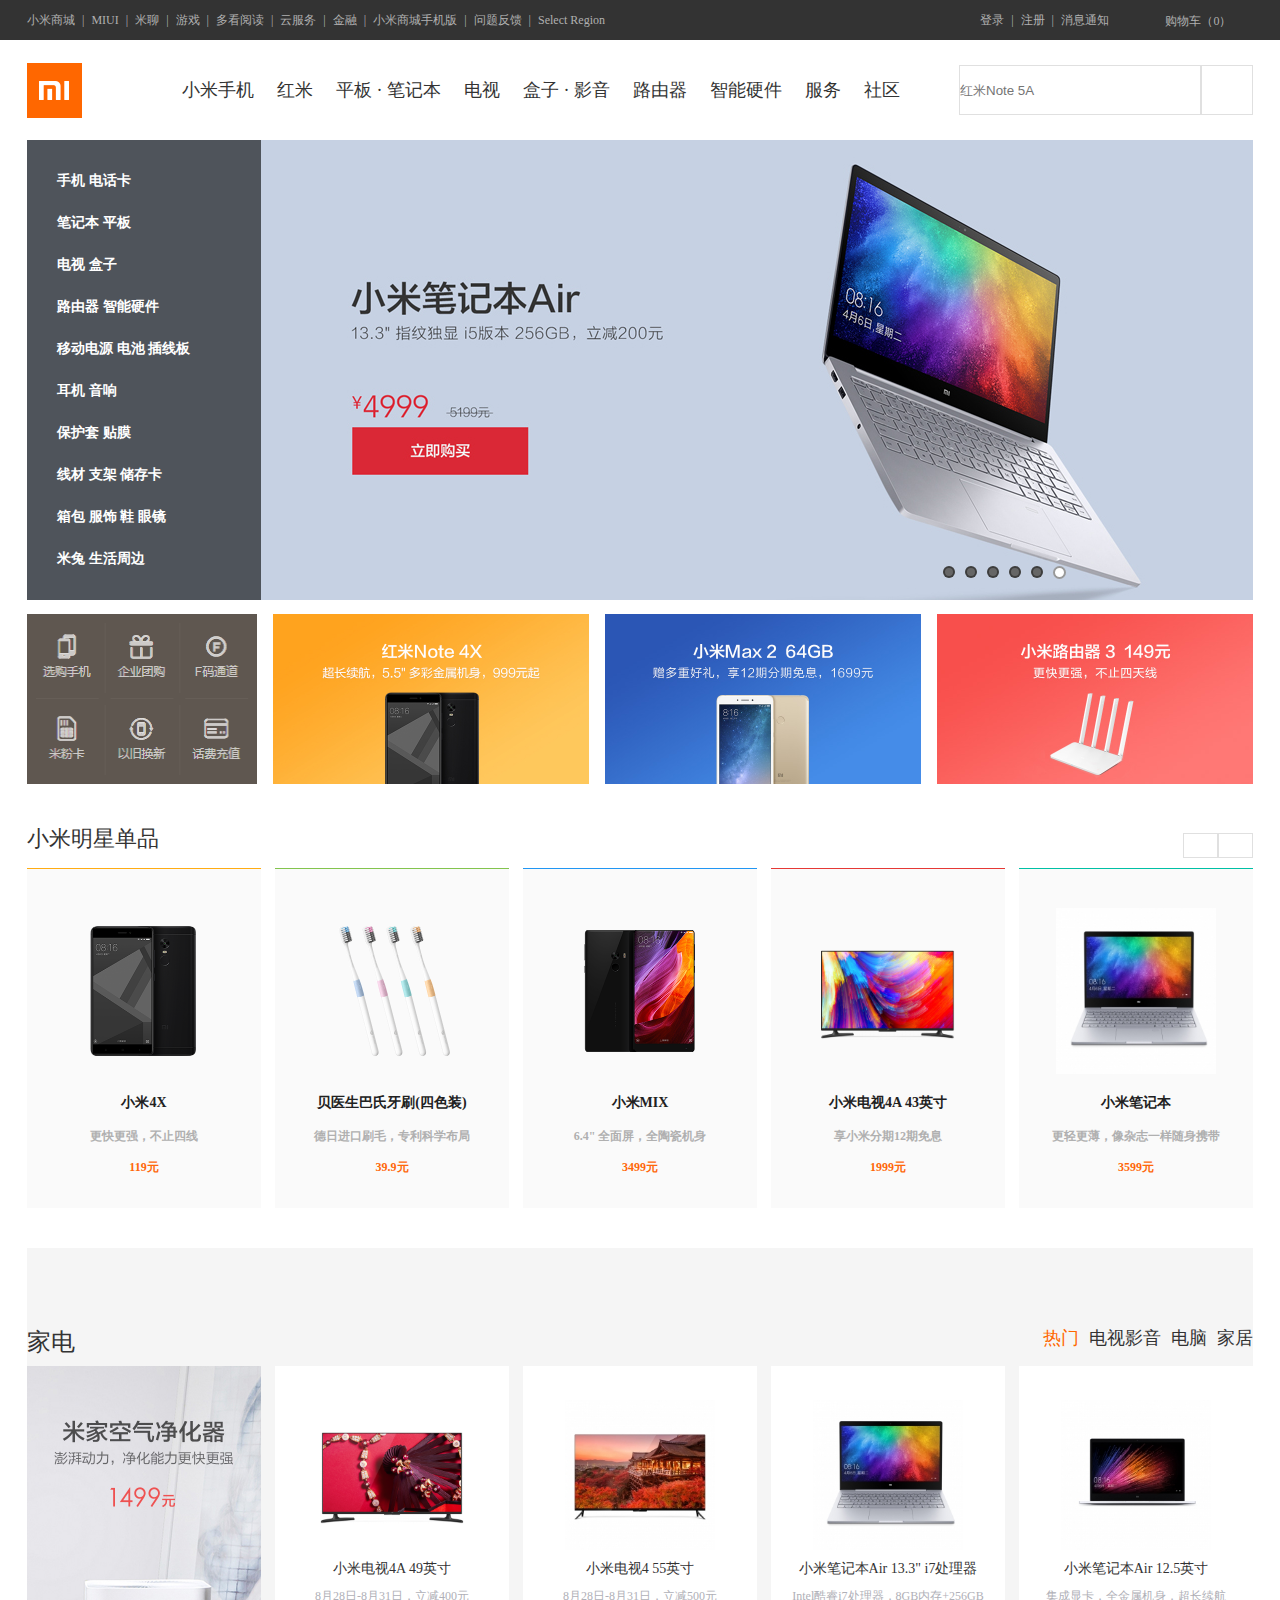
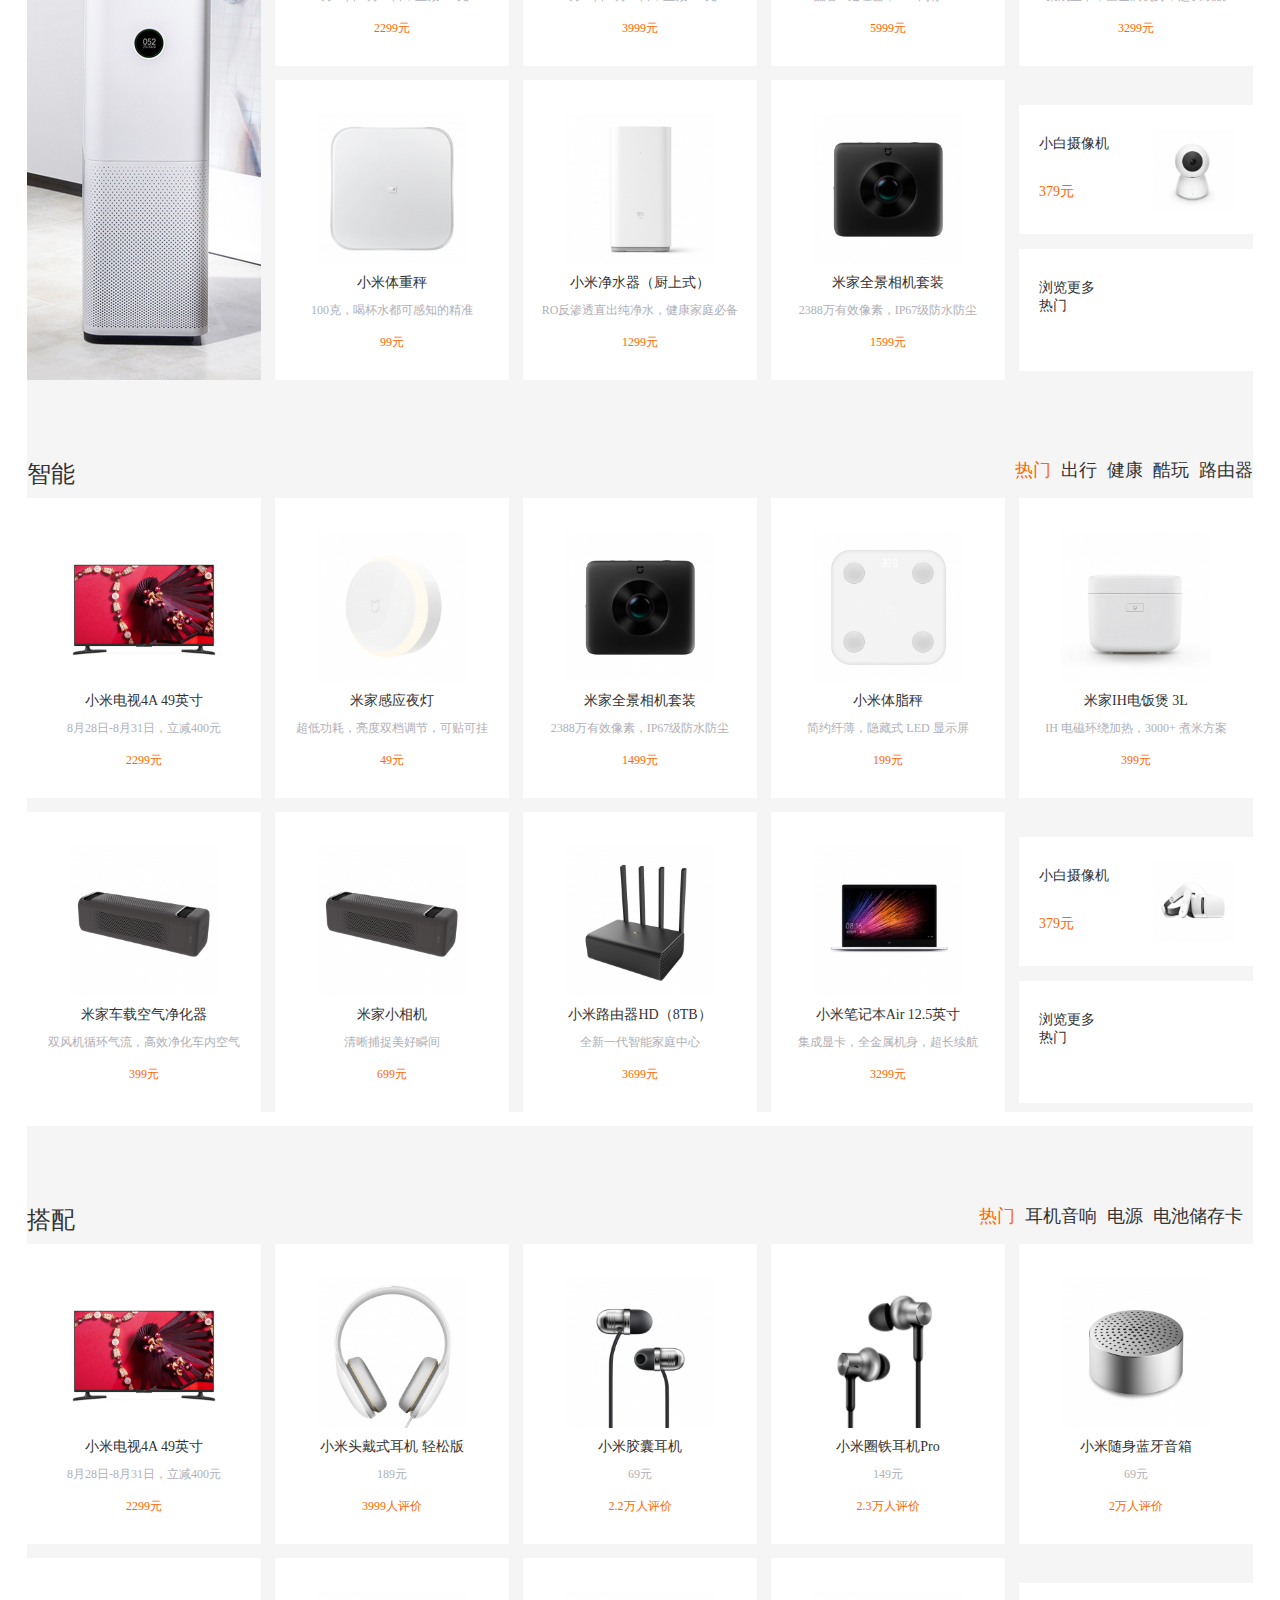
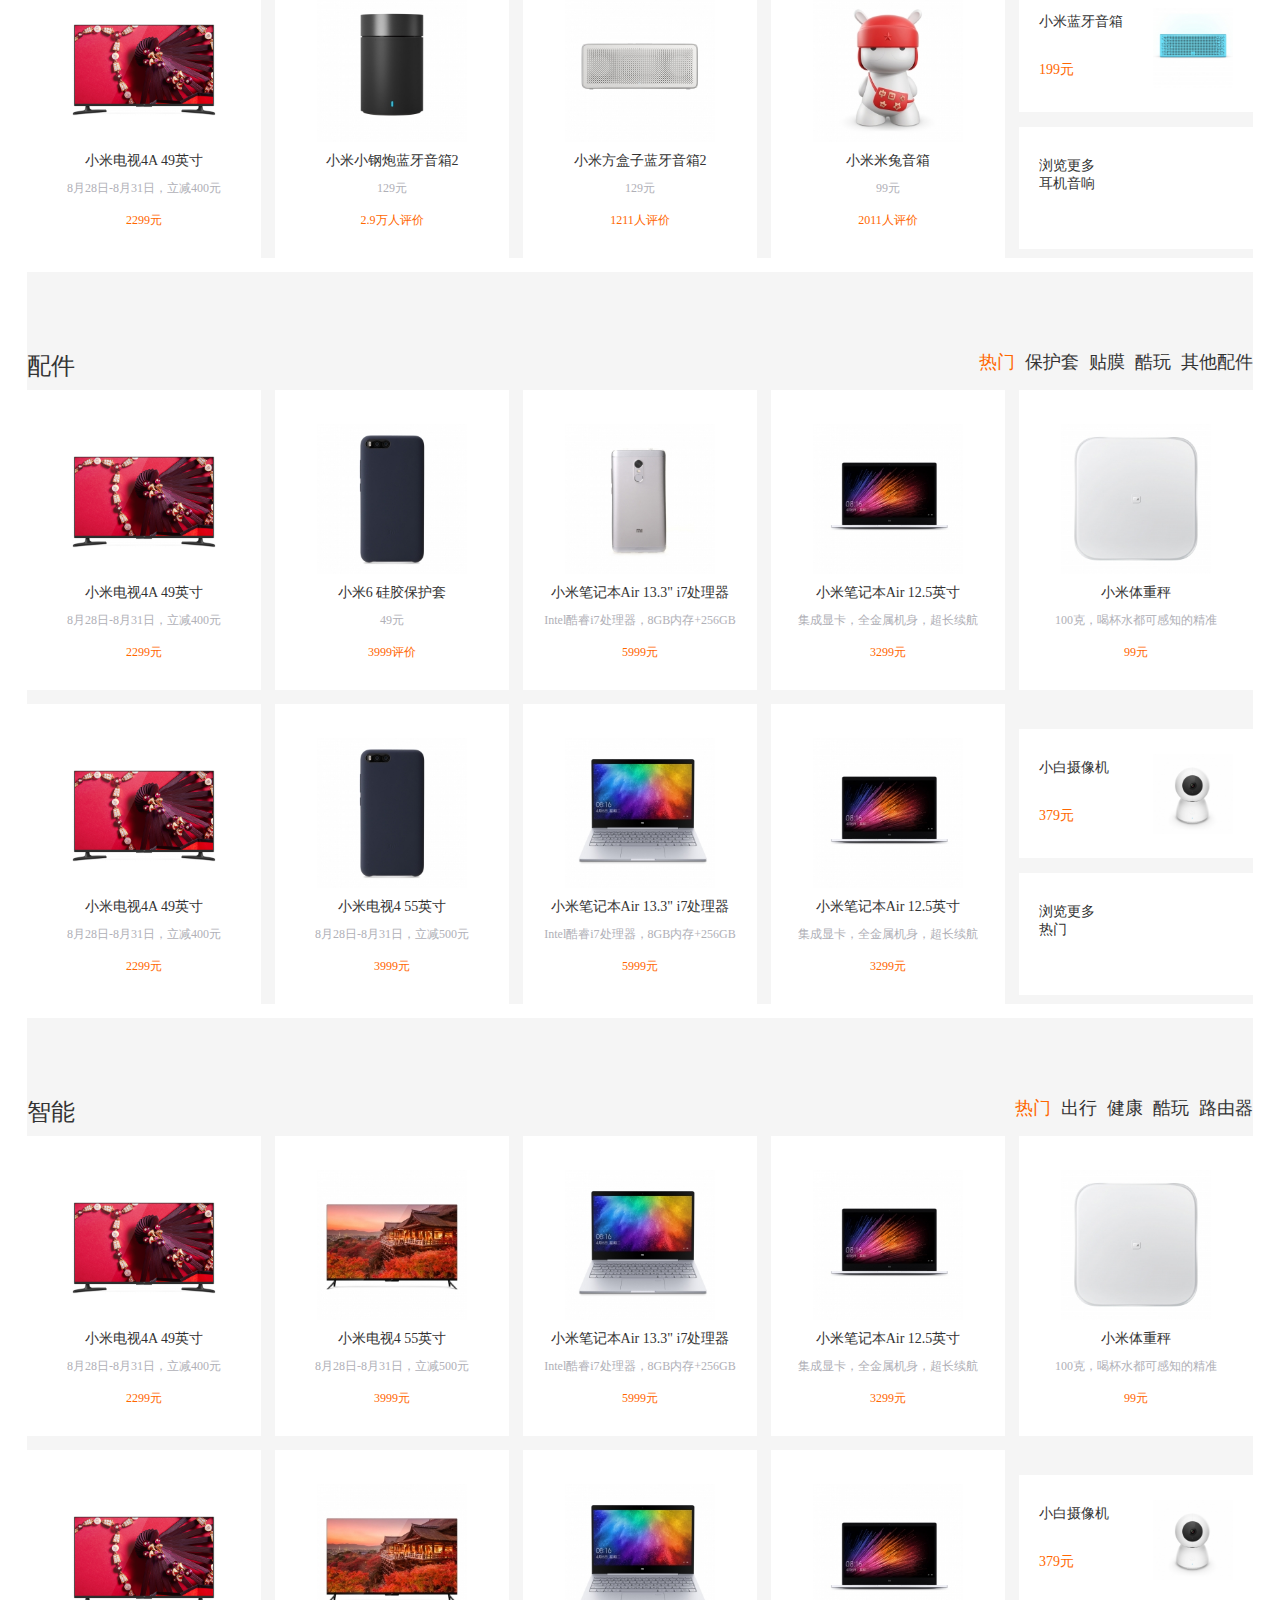
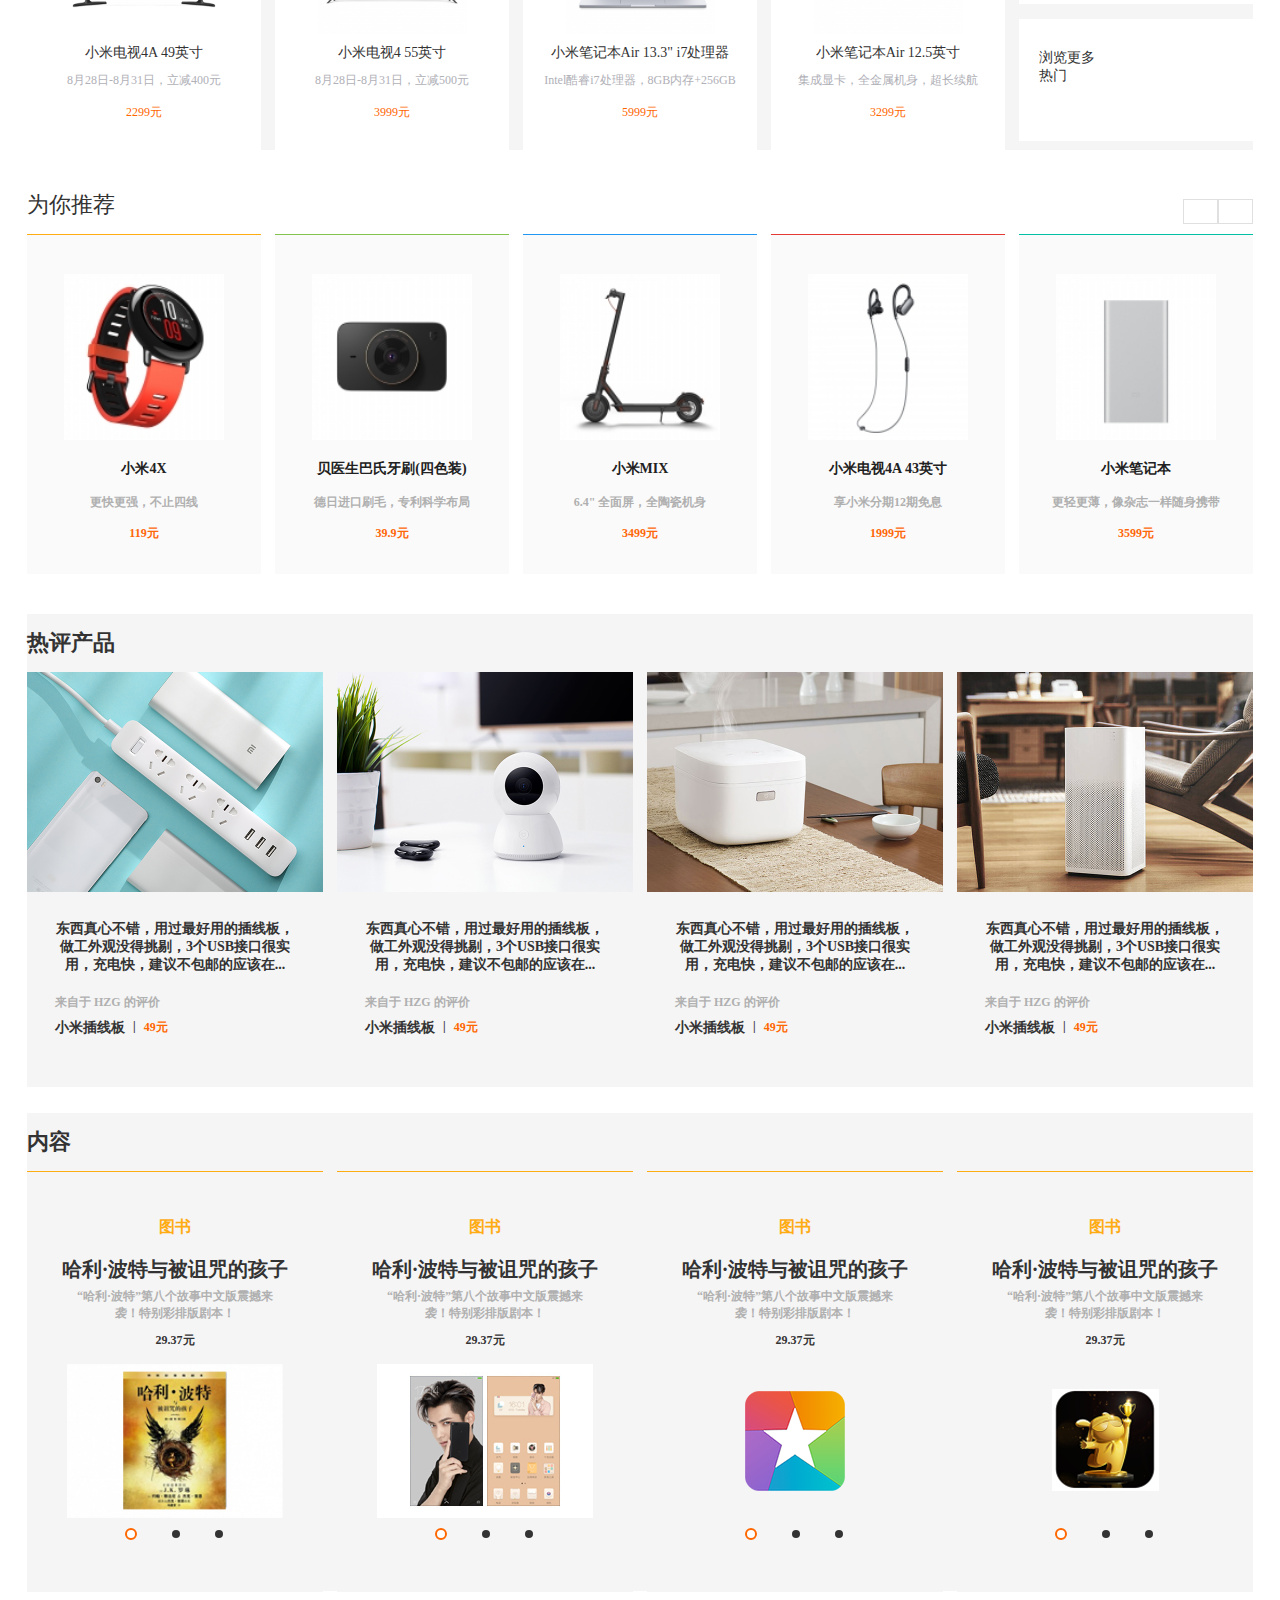
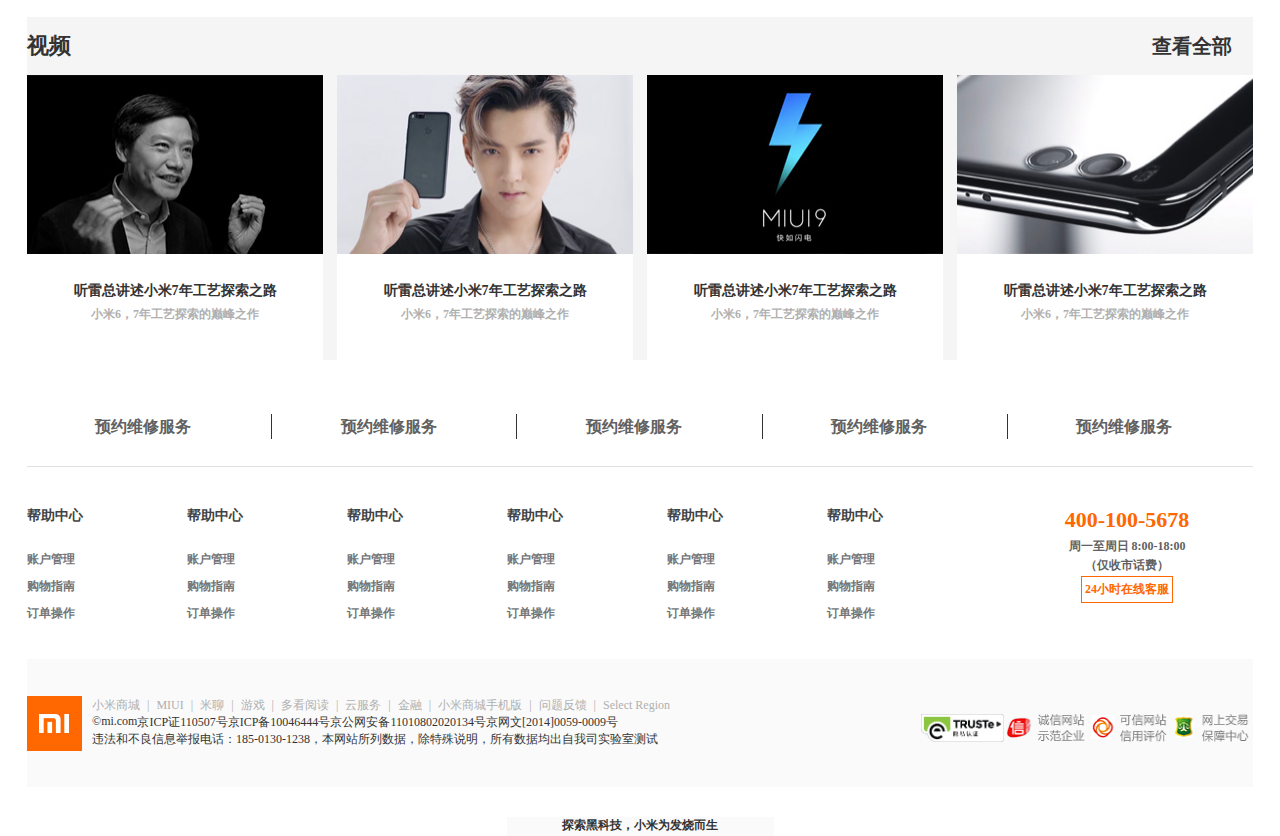
<file: xiaomi.html>
<!DOCTYPE html>
<html lang="en">
<head>
	<meta charset="UTF-8">
	<title>小米官网</title>
	<link rel="shotcut icon" href="img/tou.ico">
	<link rel="stylesheet" href="css/xiaomi.css">
	<link rel="stylesheet" href="css/qingchuyangshi.css">
</head>
<body>
	<!-- 头部开始 <-->
	<div id="head">
		<div class="head-neikuan">
			<div class="head-zuo">
				<div class="head-wenzi"><a href="http://www.mi.com" target="_black">小米商城</a></div>
				<div class="head-wenzi">|</div>
				<div class="head-wenzi"><a href="">MIUI</a></div>
				<div class="head-wenzi">|</div>
				<div class="head-wenzi"><a href="">米聊</a></div>
				<div class="head-wenzi">|</div>
				<div class="head-wenzi"><a href="">游戏</a></div>
				<div class="head-wenzi">|</div>
				<div class="head-wenzi"><a href="">多看阅读</a></div>
				<div class="head-wenzi">|</div>
				<div class="head-wenzi"><a href="">云服务</a></div>
				<div class="head-wenzi">|</div>
				<div class="head-wenzi"><a href="">金融</a></div>
				<div class="head-wenzi">|</div>
				<div class="head-wenzi"><a href="">小米商城手机版</a></div>
				<div class="head-wenzi">|</div>
				<div class="head-wenzi"><a href="">问题反馈</a></div>
				<div class="head-wenzi">|</div>
				<div class="head-wenzi head-wenzi1"><a href="">Select Region</a></div>
			</div>
			<div class="head-you">
				<div class="head-wenzi"><a href="">登录</a></div>
				<div class="head-wenzi">|</div>
				<div class="head-wenzi"><a href="">注册</a></div>
				<div class="head-wenzi">|</div>
				<div class="head-wenzi head-wenzi2"><a href="">消息通知</a></div>
				
				<div class="gouwuche">
					<a href="">
						<i class="iconfont">&#xe602;</i>
						购物车（0）
					</a>
				
					<!-- <div class="gouwuche-wenzi">购物车(0)</div> -->
					<!-- <img src="img/images/gouwuche.png" alt=""> -->
				</div>
			</div>
		</div>
	</div>
	<!-- 头部结束 -->

	<!-- 导航开始 -->
	<div id="daohang">
		<a href="">
			<div class="daohang-logo">
				<!-- <img src="img/logo_03.png" alt=""> -->
			</div>
		</a>
		<div class="daohang-neikuan">
			<div class="daohang-wenzi">小米手机</div>
			<div class="daohang-wenzi">红米</div>
			<div class="daohang-wenzi">平板  ·  笔记本</div>
			<div class="daohang-wenzi">电视</div>
			<div class="daohang-wenzi">盒子  ·  影音</div>
			<div class="daohang-wenzi">路由器</div>
			<div class="daohang-wenzi">智能硬件</div>
			<div class="daohang-wenzi">服务</div>
			<div class="daohang-wenzi daohang-wenzi1">社区</div>
		</div>
		<div class="daohang-you">
			<input type="text1" placeholder="红米Note 5A">
			<!-- <h1>红米Note 5A</h1>
			<h2>小米Max 2</h2> -->
			<div class="daohang-you-tb">
				<i class="iconfont">&#xe616;</i>
			</div>
		</div>
	</div>
	<!-- 导航结束 -->
	<!-- banner开始 -->
	<div id="banner">
		<div class="banner-img">
			<img src="img/20.jpg" alt="">
		</div>
		<div class="banner-list">
			<a href="">
				<div class="banner-list-1">
					<h1>手机 电话卡</h1>
					<i class="iconfont">&#xe617;</i>
				</div>
			</a>
			<div class="banner-list-1">
				<h1>笔记本 平板</h1>
				<i class="iconfont">&#xe617;</i>
			</div>

			<div class="banner-list-1">
				<h1>电视 盒子</h1>
				<i class="iconfont">&#xe617;</i>
			</div>

			<div class="banner-list-1">
				<h1>路由器 智能硬件</h1>
				<i class="iconfont">&#xe617;</i>
			</div>

			<div class="banner-list-1">
				<h1>移动电源 电池 插线板</h1>
				<i class="iconfont">&#xe617;</i>
			</div>

			<div class="banner-list-1">
				<h1>耳机 音响</h1>
				<i class="iconfont">&#xe617;</i>
			</div>

			<div class="banner-list-1">
				<h1>保护套 贴膜</h1>
				<i class="iconfont">&#xe617;</i>
			</div>

			<div class="banner-list-1">
				<h1>线材 支架 储存卡</h1>
				<i class="iconfont">&#xe617;</i>
			</div>

			<div class="banner-list-1">
				<h1>箱包 服饰 鞋 眼镜</h1>
				<i class="iconfont">&#xe617;</i>
			</div>

			<div class="banner-list-1">
				<h1>米兔 生活周边</h1>
				<i class="iconfont">&#xe617;</i>
			</div>
		</div>
		<div class="point">
			<div class="point-1"></div>
			<div class="point-1"></div>
			<div class="point-1"></div>
			<div class="point-1"></div>
			<div class="point-1"></div>
			<div class="point-1 point-2"></div>
		</div>
		<div class="banner-anniu">
			<i class="iconfont">&#xe61f;</i>
		</div>
		<div class="banner-anniu2">
			<i class="iconfont">&#xe8b2;</i>
		</div>
	</div>
	<!-- banner结束 -->


	<!-- 第四排开始 -->
	<div id="sipai">
		<div class="sipai-box">
			<img src="img/images/12_03.png" alt="">
		</div>
		<div class="sipai-box box2">
			<img src="img/images/12_05.png" alt="">
		</div>
		<div class="sipai-box box2">
			<img src="img/images/12_07.png" alt="">
		</div>
		<div class="sipai-box box2 box3">
			<img src="img/images/12_09.png" alt="">
		</div>
	</div>
	<!-- 第四排结束 -->

	<!-- 单品开始 -->
	<div id="danpin">
		<div class="danpin-top">
			<h1>小米明星单品</h1>
			<div class="danpin-anniu">
				<div class="danpin-anniuzuo">
					<i class="iconfont">&#xe638;</i>
				</div>	
				<div class="danpin-anjianyou">
					<i class="iconfont">&#xe601;</i>
				</div>			
			</div>
		</div>

		<div class="danpin-bottom">
			<div class="danpin-list">
				<div class="danpin-img">
					<img src="img/01.png" alt="">
				</div>
				<h3>小米4X</h3>
				<h4>更快更强，不止四线</h4>
				<h5>119元</h5>
			</div>
			<div class="danpin-list danpin-list2">
				<div class="danpin-img">
					<img src="img/03.png" alt="">
				</div>
				<h3>贝医生巴氏牙刷(四色装)</h3>
				<h4>德日进口刷毛，专利科学布局</h4>
				<h5>39.9元</h5>
			</div>
			<div class="danpin-list danpin-list3">
				<div class="danpin-img">
					<img src="img/04.png" alt="">
				</div>
				<h3>小米MIX</h3>
				<h4>6.4" 全面屏，全陶瓷机身</h4>
				<h5>3499元</h5>
			</div>
			<div class="danpin-list danpin-list4">
				<div class="danpin-img">
					<img src="img/05.png" alt="">
				</div>
				<h3>小米电视4A 43英寸</h3>
				<h4>享小米分期12期免息</h4>
				<h5>1999元</h5>
			</div>
			<div class="danpin-list danpin-list1">
				<div class="danpin-img">
					<img src="img/06.jpg" alt="">
				</div>
				<h3>小米笔记本</h3>
				<h4>更轻更薄，像杂志一样随身携带</h4>
				<h5>3599元</h5>
			</div>
		</div>
	</div>
	<!-- 单品结束 -->

	<!-- 家电开始 -->
	<div id="jiadian">
		<div class="jiadian-top">
			<h6>家电</h6>
			<div class="jiadian-top-you">
				<div class="jiadian-top-you-wenzi wenzi2">热门</div>
				<div class="jiadian-top-you-wenzi">电视影音</div>
				<div class="jiadian-top-you-wenzi">电脑</div>
				<div class="jiadian-top-you-wenzi wenzi1">家居</div>
			</div>
		</div>
		<div class="jiadian-under">
			<div class="jiadian-under-zuo">
				<img src="img/images/jiadian1_10.png" alt="">
			</div>

			<div class="jiadian-under-you">
				<div class="jiadian-qingdan">
					<div class="qingdan-img">
						<img src="img/02.png" alt="">
					</div>
					<div class="qingdan-wenzi">小米电视4A 49英寸</div>
					<div class="qingdan-wenzi1">8月28日-8月31日，立减400元</div>
					<div class="qingdan-wenzi2">2299元</div>
					<div class="active-box">
						<h1>拆了包装，还没调试使用，但是为什么包装箱内没有可以装...</h1>
						<h2> 来自于 陈永峰 的评价 </h2>
					</div>
				</div>

				<div class="jiadian-qingdan">
					<div class="qingdan-img">
						<img src="img/08.jpg" alt="">
					</div>
					<div class="qingdan-wenzi">小米电视4 55英寸</div>
					<div class="qingdan-wenzi1">8月28日-8月31日，立减500元</div>
					<div class="qingdan-wenzi2">3999元</div>
					<div class="active-box">
						<h1>拆了包装，还没调试使用，但是为什么包装箱内没有可以装...</h1>
						<h2> 来自于 陈永峰 的评价 </h2>
					</div>
				</div>

				<div class="jiadian-qingdan">
					<div class="qingdan-img">
						<img src="img/09.jpg" alt="">
					</div>
					<div class="qingdan-wenzi">小米笔记本Air 13.3" i7处理器</div>
					<div class="qingdan-wenzi1">Intel酷睿i7处理器，8GB内存+256GB</div>
					<div class="qingdan-wenzi2">5999元</div>
					<div class="active-box">
						<h1>拆了包装，还没调试使用，但是为什么包装箱内没有可以装...</h1>
						<h2> 来自于 陈永峰 的评价 </h2>
					</div>
				</div>

				<div class="jiadian-qingdan jiadian-qingdan1">
					<div class="qingdan-img">
						<img src="img/10.jpg" alt="">
					</div>
					<div class="qingdan-wenzi">小米笔记本Air 12.5英寸</div>
					<div class="qingdan-wenzi1">集成显卡，全金属机身，超长续航</div>
					<div class="qingdan-wenzi2">3299元</div>
					<div class="active-box">
						<h1>拆了包装，还没调试使用，但是为什么包装箱内没有可以装...</h1>
						<h2> 来自于 陈永峰 的评价 </h2>
					</div>
				</div>

				<div class="jiadian-qingdan">
					<div class="qingdan-img">
						<img src="img/11.jpg" alt="">
					</div>
					<div class="qingdan-wenzi">小米体重秤</div>
					<div class="qingdan-wenzi1">100克，喝杯水都可感知的精准</div>
					<div class="qingdan-wenzi2">99元</div>
					<div class="active-box">
						<h1>拆了包装，还没调试使用，但是为什么包装箱内没有可以装...</h1>
						<h2> 来自于 陈永峰 的评价 </h2>
					</div>
				</div>

				<div class="jiadian-qingdan">
					<div class="qingdan-img">
						<img src="img/12.jpg" alt="">
					</div>
					<div class="qingdan-wenzi">小米净水器（厨上式）</div>
					<div class="qingdan-wenzi1">RO反渗透直出纯净水，健康家庭必备</div>
					<div class="qingdan-wenzi2">1299元</div>
					<div class="active-box">
						<h1>拆了包装，还没调试使用，但是为什么包装箱内没有可以装...</h1>
						<h2> 来自于 陈永峰 的评价 </h2>
					</div>
				</div>

				<div class="jiadian-qingdan">
					<div class="qingdan-img">
						<img src="img/13.jpg" alt="">
					</div>
					<div class="qingdan-wenzi">米家全景相机套装</div>
					<div class="qingdan-wenzi1">2388万有效像素，IP67级防水防尘</div>
					<div class="qingdan-wenzi2">1599元</div>
					<div class="active-box">
						<h1>拆了包装，还没调试使用，但是为什么包装箱内没有可以装...</h1>
						<h2> 来自于 陈永峰 的评价 </h2>
					</div>
				</div>

				<div class="jiadian-qingdan jiadian-qingdan1 sx">
					<div class="qingdan-shexiangji">
						<div class="shexiangji-img">
							<img src="img/14.jpg" alt="">
						</div>
						<div class="shexiangji-wenzi">小白摄像机</div>
						<div class="shexiangji-wenzi shexiangji-wenzi1">379元</div>
					</div>

					<div class="qingdan-shexiangji qingdan-shexiangji1">
						<div class="shexiangji-img">
							<i class="iconfont">&#xe60b;</i>
						</div>
						<div class="shexiangji-wenzi">浏览更多</div>
						<div class="shexiangji-wenzi shexiangji-wenzi1 shexiangji-wenzi2">热门</div>
					</div>
				</div>

			</div>
		</div>
	</div>
	<!-- 家电结束 -->

	<!-- 智能开始 -->
	<div id="jiadian">
		<div class="jiadian-top">
			<h6>智能</h6>
			<div class="jiadian-top-you">
				<div class="jiadian-top-you-wenzi wenzi2">热门</div>
				<div class="jiadian-top-you-wenzi">出行</div>
				<div class="jiadian-top-you-wenzi">健康</div>
				<div class="jiadian-top-you-wenzi">酷玩</div>
				<div class="jiadian-top-you-wenzi wenzi1">路由器</div>
			</div>
		</div>
		<div class="jiadian-under">
			<div class="jiadian-qingdan">
				<div class="qingdan-img">
					<img src="img/02.png" alt="">
				</div>
				<div class="qingdan-wenzi">小米电视4A 49英寸</div>
				<div class="qingdan-wenzi1">8月28日-8月31日，立减400元</div>
				<div class="qingdan-wenzi2">2299元</div>
				<!-- <div class="active-box">
					<h1>拆了包装，还没调试使用，但是为什么包装箱内没有可以装...</h1>
					<h2> 来自于 陈永峰 的评价 </h2>
				</div> -->
			</div>

			<div class="jiadian-qingdan">
				<div class="qingdan-img">
					<img src="img/32.jpg" alt="">
				</div>
				<div class="qingdan-wenzi">米家感应夜灯</div>
				<div class="qingdan-wenzi1">超低功耗，亮度双档调节，可贴可挂​</div>
				<div class="qingdan-wenzi2">49元</div>
			</div>

			<div class="jiadian-qingdan">
				<div class="qingdan-img">
					<img src="img/33.jpg" alt="">
				</div>
				<div class="qingdan-wenzi">米家全景相机套装</div>
				<div class="qingdan-wenzi1">2388万有效像素，IP67级防水防尘</div>
				<div class="qingdan-wenzi2">1499元</div>
			</div>

			<div class="jiadian-qingdan">
				<div class="qingdan-img">
					<img src="img/34.jpg" alt="">
				</div>
				<div class="qingdan-wenzi">小米体脂秤</div>
				<div class="qingdan-wenzi1">简约纤薄，隐藏式 LED 显示屏</div>
				<div class="qingdan-wenzi2">199元</div>
			</div>

			<div class="jiadian-qingdan  jiadian-qingdan1">
				<div class="qingdan-img">
					<img src="img/35.jpg" alt="">
				</div>
				<div class="qingdan-wenzi">米家IH电饭煲 3L</div>
				<div class="qingdan-wenzi1">IH 电磁环绕加热，3000+ 煮米方案</div>
				<div class="qingdan-wenzi2">399元</div>
			</div>
			<div class="jiadian-qingdan">
				<div class="qingdan-img">
					<img src="img/36.jpg" alt="">
				</div>
				<div class="qingdan-wenzi">米家车载空气净化器</div>
				<div class="qingdan-wenzi1">双风机循环气流，高效净化车内空气</div>
				<div class="qingdan-wenzi2">399元</div>
			</div>

			<div class="jiadian-qingdan">
				<div class="qingdan-img">
					<img src="img/36.jpg" alt="">
				</div>
				<div class="qingdan-wenzi">米家小相机</div>
				<div class="qingdan-wenzi1">清晰捕捉美好瞬间</div>
				<div class="qingdan-wenzi2">699元</div>
			</div>

			<div class="jiadian-qingdan">
				<div class="qingdan-img">
					<img src="img/38.jpg" alt="">
				</div>
				<div class="qingdan-wenzi">小米路由器HD（8TB）</div>
				<div class="qingdan-wenzi1">全新一代智能家庭中心</div>
				<div class="qingdan-wenzi2">3699元</div>
			</div>

			<div class="jiadian-qingdan">
				<div class="qingdan-img">
					<img src="img/10.jpg" alt="">
				</div>
				<div class="qingdan-wenzi">小米笔记本Air 12.5英寸</div>
				<div class="qingdan-wenzi1">集成显卡，全金属机身，超长续航</div>
				<div class="qingdan-wenzi2">3299元</div>
			</div>

			<div class="jiadian-qingdan jiadian-qingdan1 sx">
					<div class="qingdan-shexiangji">
						<div class="shexiangji-img">
							<img src="img/39.jpg" alt="">
						</div>
						<div class="shexiangji-wenzi">小白摄像机</div>
						<div class="shexiangji-wenzi shexiangji-wenzi1">379元</div>
					</div>

					<div class="qingdan-shexiangji qingdan-shexiangji1">
						<div class="shexiangji-img">
							<i class="iconfont">&#xe60b;</i>
						</div>
						<div class="shexiangji-wenzi">浏览更多</div>
						<div class="shexiangji-wenzi shexiangji-wenzi1 shexiangji-wenzi2">热门</div>
					</div>
				</div>

		</div>
	</div>
	<!-- 智能结束 -->

	<!-- 搭配开始 -->
	<div id="jiadian">
		<div class="jiadian-top">
			<h6>搭配</h6>
			<div class="jiadian-top-you">
				<div class="jiadian-top-you-wenzi wenzi2">热门</div>
				<div class="jiadian-top-you-wenzi">耳机音响</div>
				<div class="jiadian-top-you-wenzi">电源</div>
				<div class="jiadian-top-you-wenzi">电池储存卡</div>
			</div>
		</div>
		<div class="jiadian-under">
			<div class="jiadian-qingdan">
				<div class="qingdan-img">
					<img src="img/02.png" alt="">
				</div>
				<div class="qingdan-wenzi">小米电视4A 49英寸</div>
				<div class="qingdan-wenzi1">8月28日-8月31日，立减400元</div>
				<div class="qingdan-wenzi2">2299元</div>
			</div>

			<div class="jiadian-qingdan">
				<div class="qingdan-img">
					<img src="img/42.jpg" alt="">
				</div>
				<div class="qingdan-wenzi">小米头戴式耳机 轻松版</div>
				<div class="qingdan-wenzi1">189元</div>
				<div class="qingdan-wenzi2">3999人评价</div>
			</div>

			<div class="jiadian-qingdan">
				<div class="qingdan-img">
					<img src="img/43.jpg" alt="">
				</div>
				<div class="qingdan-wenzi">小米胶囊耳机</div>
				<div class="qingdan-wenzi1">69元</div>
				<div class="qingdan-wenzi2">2.2万人评价</div>
			</div>

			<div class="jiadian-qingdan">
				<div class="qingdan-img">
					<img src="img/44.png" alt="">
				</div>
				<div class="qingdan-wenzi">小米圈铁耳机Pro</div>
				<div class="qingdan-wenzi1">149元</div>
				<div class="qingdan-wenzi2">2.3万人评价</div>
			</div>

			<div class="jiadian-qingdan  jiadian-qingdan1">
				<div class="qingdan-img">
					<img src="img/45.jpg" alt="">
				</div>
				<div class="qingdan-wenzi">小米随身蓝牙音箱</div>
				<div class="qingdan-wenzi1">69元</div>
				<div class="qingdan-wenzi2">2万人评价</div>
			</div>
			<div class="jiadian-qingdan">
				<div class="qingdan-img">
					<img src="img/02.png" alt="">
				</div>
				<div class="qingdan-wenzi">小米电视4A 49英寸</div>
				<div class="qingdan-wenzi1">8月28日-8月31日，立减400元</div>
				<div class="qingdan-wenzi2">2299元</div>
			</div>

			<div class="jiadian-qingdan">
				<div class="qingdan-img">
					<img src="img/46.jpg" alt="">
				</div>
				<div class="qingdan-wenzi">小米小钢炮蓝牙音箱2</div>
				<div class="qingdan-wenzi1">129元</div>
				<div class="qingdan-wenzi2">2.9万人评价</div>
			</div>

			<div class="jiadian-qingdan">
				<div class="qingdan-img">
					<img src="img/47.jpg" alt="">
				</div>
				<div class="qingdan-wenzi">小米方盒子蓝牙音箱2</div>
				<div class="qingdan-wenzi1">129元</div>
				<div class="qingdan-wenzi2">1211人评价</div>
			</div>

			<div class="jiadian-qingdan">
				<div class="qingdan-img">
					<img src="img/48.jpg" alt="">
				</div>
				<div class="qingdan-wenzi">小米米兔音箱</div>
				<div class="qingdan-wenzi1">99元</div>
				<div class="qingdan-wenzi2">2011人评价</div>
			</div>

			<div class="jiadian-qingdan jiadian-qingdan1 sx">
					<div class="qingdan-shexiangji">
						<div class="shexiangji-img">
							<img src="img/49.jpg" alt="">
						</div>
						<div class="shexiangji-wenzi">小米蓝牙音箱</div>
						<div class="shexiangji-wenzi shexiangji-wenzi1">199元</div>
					</div>

					<div class="qingdan-shexiangji qingdan-shexiangji1">
						<div class="shexiangji-img">
							<i class="iconfont">&#xe60b;</i>
						</div>
						<div class="shexiangji-wenzi">浏览更多</div>
						<div class="shexiangji-wenzi shexiangji-wenzi1 shexiangji-wenzi2">耳机音响</div>
					</div>
				</div>

		</div>
	</div>
	<!-- 搭配结束 -->
	<!-- 配件开始 -->
	<div id="jiadian">
		<div class="jiadian-top">
			<h6>配件</h6>
			<div class="jiadian-top-you">
				<div class="jiadian-top-you-wenzi wenzi2">热门</div>
				<div class="jiadian-top-you-wenzi">保护套</div>
				<div class="jiadian-top-you-wenzi">贴膜</div>
				<div class="jiadian-top-you-wenzi">酷玩</div>
				<div class="jiadian-top-you-wenzi wenzi1">其他配件</div>
			</div>
		</div>
		<div class="jiadian-under">
			<div class="jiadian-qingdan">
				<div class="qingdan-img">
					<img src="img/02.png" alt="">
				</div>
				<div class="qingdan-wenzi">小米电视4A 49英寸</div>
				<div class="qingdan-wenzi1">8月28日-8月31日，立减400元</div>
				<div class="qingdan-wenzi2">2299元</div>
			</div>

			<div class="jiadian-qingdan">
				<div class="qingdan-img">
					<img src="img/51.jpg" alt="">
				</div>
				<div class="qingdan-wenzi">小米6 硅胶保护套</div>
				<div class="qingdan-wenzi1">49元</div>
				<div class="qingdan-wenzi2">3999评价</div>
			</div>

			<div class="jiadian-qingdan">
				<div class="qingdan-img">
					<img src="img/52.jpg" alt="">
				</div>
				<div class="qingdan-wenzi">小米笔记本Air 13.3" i7处理器</div>
				<div class="qingdan-wenzi1">Intel酷睿i7处理器，8GB内存+256GB</div>
				<div class="qingdan-wenzi2">5999元</div>
			</div>

			<div class="jiadian-qingdan">
				<div class="qingdan-img">
					<img src="img/10.jpg" alt="">
				</div>
				<div class="qingdan-wenzi">小米笔记本Air 12.5英寸</div>
				<div class="qingdan-wenzi1">集成显卡，全金属机身，超长续航</div>
				<div class="qingdan-wenzi2">3299元</div>
			</div>

			<div class="jiadian-qingdan  jiadian-qingdan1">
				<div class="qingdan-img">
					<img src="img/11.jpg" alt="">
				</div>
				<div class="qingdan-wenzi">小米体重秤</div>
				<div class="qingdan-wenzi1">100克，喝杯水都可感知的精准</div>
				<div class="qingdan-wenzi2">99元</div>
			</div>
			<div class="jiadian-qingdan">
				<div class="qingdan-img">
					<img src="img/02.png" alt="">
				</div>
				<div class="qingdan-wenzi">小米电视4A 49英寸</div>
				<div class="qingdan-wenzi1">8月28日-8月31日，立减400元</div>
				<div class="qingdan-wenzi2">2299元</div>
			</div>

			<div class="jiadian-qingdan">
				<div class="qingdan-img">
					<img src="img/51.jpg" alt="">
				</div>
				<div class="qingdan-wenzi">小米电视4 55英寸</div>
				<div class="qingdan-wenzi1">8月28日-8月31日，立减500元</div>
				<div class="qingdan-wenzi2">3999元</div>
			</div>

			<div class="jiadian-qingdan">
				<div class="qingdan-img">
					<img src="img/09.jpg" alt="">
				</div>
				<div class="qingdan-wenzi">小米笔记本Air 13.3" i7处理器</div>
				<div class="qingdan-wenzi1">Intel酷睿i7处理器，8GB内存+256GB</div>
				<div class="qingdan-wenzi2">5999元</div>
			</div>

			<div class="jiadian-qingdan">
				<div class="qingdan-img">
					<img src="img/10.jpg" alt="">
				</div>
				<div class="qingdan-wenzi">小米笔记本Air 12.5英寸</div>
				<div class="qingdan-wenzi1">集成显卡，全金属机身，超长续航</div>
				<div class="qingdan-wenzi2">3299元</div>
			</div>

			<div class="jiadian-qingdan jiadian-qingdan1 sx">
					<div class="qingdan-shexiangji">
						<div class="shexiangji-img">
							<img src="img/14.jpg" alt="">
						</div>
						<div class="shexiangji-wenzi">小白摄像机</div>
						<div class="shexiangji-wenzi shexiangji-wenzi1">379元</div>
					</div>

					<div class="qingdan-shexiangji qingdan-shexiangji1">
						<div class="shexiangji-img">
							<i class="iconfont">&#xe60b;</i>
						</div>
						<div class="shexiangji-wenzi">浏览更多</div>
						<div class="shexiangji-wenzi shexiangji-wenzi1 shexiangji-wenzi2">热门</div>
					</div>
				</div>

		</div>
	</div>
	<!-- 配件结束 -->
	<!-- 周边开始 -->
	<div id="jiadian">
		<div class="jiadian-top">
			<h6>智能</h6>
			<div class="jiadian-top-you">
				<div class="jiadian-top-you-wenzi wenzi2">热门</div>
				<div class="jiadian-top-you-wenzi">出行</div>
				<div class="jiadian-top-you-wenzi">健康</div>
				<div class="jiadian-top-you-wenzi">酷玩</div>
				<div class="jiadian-top-you-wenzi wenzi1">路由器</div>
			</div>
		</div>
		<div class="jiadian-under">
			<div class="jiadian-qingdan">
				<div class="qingdan-img">
					<img src="img/02.png" alt="">
				</div>
				<div class="qingdan-wenzi">小米电视4A 49英寸</div>
				<div class="qingdan-wenzi1">8月28日-8月31日，立减400元</div>
				<div class="qingdan-wenzi2">2299元</div>
			</div>

			<div class="jiadian-qingdan">
				<div class="qingdan-img">
					<img src="img/08.jpg" alt="">
				</div>
				<div class="qingdan-wenzi">小米电视4 55英寸</div>
				<div class="qingdan-wenzi1">8月28日-8月31日，立减500元</div>
				<div class="qingdan-wenzi2">3999元</div>
			</div>

			<div class="jiadian-qingdan">
				<div class="qingdan-img">
					<img src="img/09.jpg" alt="">
				</div>
				<div class="qingdan-wenzi">小米笔记本Air 13.3" i7处理器</div>
				<div class="qingdan-wenzi1">Intel酷睿i7处理器，8GB内存+256GB</div>
				<div class="qingdan-wenzi2">5999元</div>
			</div>

			<div class="jiadian-qingdan">
				<div class="qingdan-img">
					<img src="img/10.jpg" alt="">
				</div>
				<div class="qingdan-wenzi">小米笔记本Air 12.5英寸</div>
				<div class="qingdan-wenzi1">集成显卡，全金属机身，超长续航</div>
				<div class="qingdan-wenzi2">3299元</div>
			</div>

			<div class="jiadian-qingdan  jiadian-qingdan1">
				<div class="qingdan-img">
					<img src="img/11.jpg" alt="">
				</div>
				<div class="qingdan-wenzi">小米体重秤</div>
				<div class="qingdan-wenzi1">100克，喝杯水都可感知的精准</div>
				<div class="qingdan-wenzi2">99元</div>
			</div>

			<div class="jiadian-qingdan">
				<div class="qingdan-img">
					<img src="img/02.png" alt="">
				</div>
				<div class="qingdan-wenzi">小米电视4A 49英寸</div>
				<div class="qingdan-wenzi1">8月28日-8月31日，立减400元</div>
				<div class="qingdan-wenzi2">2299元</div>
			</div>

			<div class="jiadian-qingdan">
				<div class="qingdan-img">
					<img src="img/08.jpg" alt="">
				</div>
				<div class="qingdan-wenzi">小米电视4 55英寸</div>
				<div class="qingdan-wenzi1">8月28日-8月31日，立减500元</div>
				<div class="qingdan-wenzi2">3999元</div>
			</div>

			<div class="jiadian-qingdan">
				<div class="qingdan-img">
					<img src="img/09.jpg" alt="">
				</div>
				<div class="qingdan-wenzi">小米笔记本Air 13.3" i7处理器</div>
				<div class="qingdan-wenzi1">Intel酷睿i7处理器，8GB内存+256GB</div>
				<div class="qingdan-wenzi2">5999元</div>
			</div>

			<div class="jiadian-qingdan">
				<div class="qingdan-img">
					<img src="img/10.jpg" alt="">
				</div>
				<div class="qingdan-wenzi">小米笔记本Air 12.5英寸</div>
				<div class="qingdan-wenzi1">集成显卡，全金属机身，超长续航</div>
				<div class="qingdan-wenzi2">3299元</div>
			</div>

			<div class="jiadian-qingdan jiadian-qingdan1 sx">
					<div class="qingdan-shexiangji">
						<div class="shexiangji-img">
							<img src="img/14.jpg" alt="">
						</div>
						<div class="shexiangji-wenzi">小白摄像机</div>
						<div class="shexiangji-wenzi shexiangji-wenzi1">379元</div>
					</div>

					<div class="qingdan-shexiangji qingdan-shexiangji1">
						<div class="shexiangji-img">
							<i class="iconfont">&#xe60b;</i>
						</div>
						<div class="shexiangji-wenzi">浏览更多</div>
						<div class="shexiangji-wenzi shexiangji-wenzi1 shexiangji-wenzi2">热门</div>
					</div>
				</div>

		</div>
	</div>
	<!-- 周边结束 -->
	<!-- 为你推荐开始 -->
	<div id="danpin">
		<div class="danpin-top">
			<h1>为你推荐</h1>
			<div class="danpin-anniu">
				<div class="danpin-anniuzuo">
					<i class="iconfont">&#xe638;</i>
				</div>	
				<div class="danpin-anjianyou">
					<i class="iconfont">&#xe601;</i>
				</div>			
			</div>
		</div>

		<div class="danpin-bottom">
			<div class="danpin-list">
				<div class="danpin-img">
					<img src="img/69.jpg" alt="">
				</div>
				<h3>小米4X</h3>
				<h4>更快更强，不止四线</h4>
				<h5>119元</h5>
			</div>
			<div class="danpin-list danpin-list2">
				<div class="danpin-img">
					<img src="img/70.jpg" alt="">
				</div>
				<h3>贝医生巴氏牙刷(四色装)</h3>
				<h4>德日进口刷毛，专利科学布局</h4>
				<h5>39.9元</h5>
			</div>
			<div class="danpin-list danpin-list3">
				<div class="danpin-img">
					<img src="img/71.jpg" alt="">
				</div>
				<h3>小米MIX</h3>
				<h4>6.4" 全面屏，全陶瓷机身</h4>
				<h5>3499元</h5>
			</div>
			<div class="danpin-list danpin-list4">
				<div class="danpin-img">
					<img src="img/72.jpg" alt="">
				</div>
				<h3>小米电视4A 43英寸</h3>
				<h4>享小米分期12期免息</h4>
				<h5>1999元</h5>
			</div>
			<div class="danpin-list danpin-list1">
				<div class="danpin-img">
					<img src="img/73.jpg" alt="">
				</div>
				<h3>小米笔记本</h3>
				<h4>更轻更薄，像杂志一样随身携带</h4>
				<h5>3599元</h5>
			</div>
		</div>
	</div>
	<!-- 为你推荐结束 -->
	<!-- 热评产品开始 -->
	<div id="reping">
		<div class="reping-top">
			<h1>热评产品</h1>
		</div>
		<div class="rp-js">
			<div class="js-img">
				<img src="img/17.jpg" alt="">
			</div>
			<h2>东西真心不错，用过最好用的插线板，做工外观没得挑剔，3个USB接口很实用，充电快，建议不包邮的应该在...</h2>
			<h3> 来自于 HZG 的评价 </h3>
			<div class="js-wenzi">
				<h4>小米插线板</h4>
				<h5>|</h5>
				<h6>49元</h6>
			</div>
		</div>

		<div class="rp-js">
			<div class="js-img">
				<img src="img/60.jpg" alt="">
			</div>
			<h2>东西真心不错，用过最好用的插线板，做工外观没得挑剔，3个USB接口很实用，充电快，建议不包邮的应该在...</h2>
			<h3> 来自于 HZG 的评价 </h3>
			<div class="js-wenzi">
				<h4>小米插线板</h4>
				<h5>|</h5>
				<h6>49元</h6>
			</div>
		</div>

		<div class="rp-js">
			<div class="js-img">
				<img src="img/61.jpg" alt="">
			</div>
			<h2>东西真心不错，用过最好用的插线板，做工外观没得挑剔，3个USB接口很实用，充电快，建议不包邮的应该在...</h2>
			<h3> 来自于 HZG 的评价 </h3>
			<div class="js-wenzi">
				<h4>小米插线板</h4>
				<h5>|</h5>
				<h6>49元</h6>
			</div>
		</div>

		<div class="rp-js js1">
			<div class="js-img">
				<img src="img/62.jpg" alt="">
			</div>
			<h2>东西真心不错，用过最好用的插线板，做工外观没得挑剔，3个USB接口很实用，充电快，建议不包邮的应该在...</h2>
			<h3> 来自于 HZG 的评价 </h3>
			<div class="js-wenzi">
				<h4>小米插线板</h4>
				<h5>|</h5>
				<h6>49元</h6>
			</div>
		</div>

	</div>
	<!-- 热评产品结束 -->

	<!-- 内容开始 -->
	<div id="neirong">
		<div class="neirong-top">
			<h1>内容</h1>
		</div>
		<div class="nr-je">
			<h1>图书</h1>
			<h2>哈利·波特与被诅咒的孩子</h2>
			<h3>“哈利·波特”第八个故事中文版震撼来袭！特别彩排版剧本！ </h3>
			<h4>29.37元</h4>
			<div class="nr-je-img">
				<img src="img/18.png" alt="">
			</div>
				<div class="dian">
				<div class="dian123">
					<div class="dian2"></div>
					<div class="dian1"></div>
					<div class="dian1"></div>
				</div>
			</div>
		</div>
		

		<div class="nr-je">
			<h1>图书</h1>
			<h2>哈利·波特与被诅咒的孩子</h2>
			<h3>“哈利·波特”第八个故事中文版震撼来袭！特别彩排版剧本！ </h3>
			<h4>29.37元</h4>
			<div class="nr-je-img">
				<img src="img/63.jpg" alt="">
			</div>
			<div class="dian">
				<div class="dian123">
					<div class="dian2"></div>
					<div class="dian1"></div>
					<div class="dian1"></div>
				</div>
			</div>
		</div>

		<div class="nr-je">
			<h1>图书</h1>
			<h2>哈利·波特与被诅咒的孩子</h2>
			<h3>“哈利·波特”第八个故事中文版震撼来袭！特别彩排版剧本！ </h3>
			<h4>29.37元</h4>
			<div class="nr-je-img">
				<img src="img/64.png" alt="">
			</div>
				<div class="dian">
				<div class="dian123">
					<div class="dian2"></div>
					<div class="dian1"></div>
					<div class="dian1"></div>
				</div>
			</div>
		</div>

		<div class="nr-je nr-je1">
			<h1>图书</h1>
			<h2>哈利·波特与被诅咒的孩子</h2>
			<h3>“哈利·波特”第八个故事中文版震撼来袭！特别彩排版剧本！ </h3>
			<h4>29.37元</h4>
			<div class="nr-je-img">
				<img src="img/66.png" alt="">
			</div>
				<div class="dian">
				<div class="dian123">
					<div class="dian2"></div>
					<div class="dian1"></div>
					<div class="dian1"></div>
				</div>
			</div>
		</div>
	</div>
	<!-- 内容结束 -->

	<!-- 视频开始 -->
	<div id="shipin">
		<div class="shipin-top">
			<div class="shipin-topl">
				<h1>视频</h1>
			</div>
			<div class="shipin-topr">
				<h2>查看全部</h2>
				<i class="iconfont">&#xe65d;</i>
			</div>
		</div>
		<div class="sp-un">
			<div class="sp-un-1">
				<div class="sp-un-1-img">
					<img src="img/19.jpg" alt="">
					
				</div>
				<i class="iconfont">&#xe613;</i>
				<div class="sp-un-1-wz">
					<h1>听雷总讲述小米7年工艺探索之路</h1>
					<h2>小米6，7年工艺探索的巅峰之作</h2>
				</div>
			</div>
			<div class="sp-un-1">
				<div class="sp-un-1-img">
					<img src="img/66.jpg" alt="">
				</div>
				<i class="iconfont">&#xe613;</i>
				<div class="sp-un-1-wz">
					<h1>听雷总讲述小米7年工艺探索之路</h1>
					<h2>小米6，7年工艺探索的巅峰之作</h2>
				</div>
			</div>

			<div class="sp-un-1">
				<div class="sp-un-1-img">
					<img src="img/68.jpg" alt="">
				</div>
				<i class="iconfont">&#xe613;</i>
				<div class="sp-un-1-wz">
					<h1>听雷总讲述小米7年工艺探索之路</h1>
					<h2>小米6，7年工艺探索的巅峰之作</h2>
				</div>
			</div>

			<div class="sp-un-1 sp-un-12">
				<div class="sp-un-1-img">
					<img src="img/67.jpg" alt="">
				</div>
				<i class="iconfont">&#xe613;</i>
				<div class="sp-un-1-wz">
					<h1>听雷总讲述小米7年工艺探索之路</h1>
					<h2>小米6，7年工艺探索的巅峰之作</h2>
				</div>
			</div>
		</div>
	</div>
	<!-- 视频结束 -->
	<!-- 页脚开始服务 -->
	<div id="yj">
		<div class="yj-f">
			<div class="yj-f-1">
				<i class="iconfont">&#xe62a;</i>
				<h1>预约维修服务</h1>
			</div>
			<div class="yj-f-1">
				<i class="iconfont">&#xe62a;</i>
				<h1>预约维修服务</h1>
			</div>
			<div class="yj-f-1">
				<i class="iconfont">&#xe62a;</i>
				<h1>预约维修服务</h1>
			</div>
			<div class="yj-f-1">
				<i class="iconfont">&#xe62a;</i>
				<h1>预约维修服务</h1>
			</div>
			<div class="yj-f-1 yj-f-2">
				<i class="iconfont">&#xe62a;</i>
				<h1>预约维修服务</h1>
			</div>
			<!-- <i class="iconfont">&#xe6f2;</i>
			<h2>7天无理由退货</h2>
			<i class="iconfont">&#xe60c;</i>
			<h3>15天免费换货</h3>
			<i class="iconfont">&#xe632;</i>
			<h4>满150元包邮</h4>
			<i class="iconfont">&#xe665;</i>
			<h5>520余家售后网点</h5> -->
		</div>
	</div>
	<!-- 页脚服务结束 -->
	<!-- 联系我们开始 -->
	<div id="lx">
		<div class="lx-1">
			<h1>帮助中心</h1>
			<h2>账户管理</h2>
			<h3>购物指南</h3>
			<h4>订单操作</h4>
		</div>

		<div class="lx-1">
			<h1>帮助中心</h1>
			<h2>账户管理</h2>
			<h3>购物指南</h3>
			<h4>订单操作</h4>
		</div>

		<div class="lx-1">
			<h1>帮助中心</h1>
			<h2>账户管理</h2>
			<h3>购物指南</h3>
			<h4>订单操作</h4>
		</div>

		<div class="lx-1">
			<h1>帮助中心</h1>
			<h2>账户管理</h2>
			<h3>购物指南</h3>
			<h4>订单操作</h4>
		</div>

		<div class="lx-1">
			<h1>帮助中心</h1>
			<h2>账户管理</h2>
			<h3>购物指南</h3>
			<h4>订单操作</h4>
		</div>

		<div class="lx-1">
			<h1>帮助中心</h1>
			<h2>账户管理</h2>
			<h3>购物指南</h3>
			<h4>订单操作</h4>
		</div>
		<div class="lx-2">
			<h1>400-100-5678</h1>
			<h2>周一至周日 8:00-18:00</h2>
			<h2>（仅收市话费）</h2>
			<h3>24小时在线客服</h3>
		</div>
	</div>
	<!-- 联系我们结束 -->
	<!-- 尾巴开始 -->
	<div id="wb">
		<div class="mi-img">
			<img src="img/logo_03.png" alt="">
		</div>
		<div class="head-zuo head-zuo1">
				<div class="head-wenzi hdwz"><a href="http://www.mi.com" target="_blacsk">小米商城</a></div>
				<div class="head-wenzi hdwz">|</div>
				<div class="head-wenzi hdwz"><a href="">MIUI</a></div>
				<div class="head-wenzi hdwz">|</div>
				<div class="head-wenzi hdwz"><a href="">米聊</a></div>
				<div class="head-wenzi hdwz">|</div>
				<div class="head-wenzi hdwz"><a href="">游戏</a></div>
				<div class="head-wenzi hdwz">|</div>
				<div class="head-wenzi hdwz"><a href="">多看阅读</a></div>
				<div class="head-wenzi hdwz">|</div>
				<div class="head-wenzi hdwz"><a href="">云服务</a></div>
				<div class="head-wenzi hdwz">|</div>
				<div class="head-wenzi hdwz"><a href="">金融</a></div>
				<div class="head-wenzi hdwz">|</div>
				<div class="head-wenzi hdwz"><a href="">小米商城手机版</a></div>
				<div class="head-wenzi hdwz">|</div>
				<div class="head-wenzi hdwz"><a href="">问题反馈</a></div>
				<div class="head-wenzi hdwz">|</div>
				<div class="head-wenzi head-wenzi1 hdwz"><a href="">Select Region</a></div>
		</div>
		<div class="wb-wz">
			<div class="wbwenzi">©</div>
			<div class="wbwenzi">mi.com</div>
			<div class="wbwenzi"> 京ICP证110507号 </div>
			<div class="wbwenzi">京ICP备10046444号</div>
			<div class="wbwenzi">京公网安备11010802020134号 </div>
			<div class="wbwenzi">京网文[2014]0059-0009号</div>
			<div class="wbwenzi"> 违法和不良信息举报电话：185-0130-1238，本网站所列数据，除特殊说明，所有数据均出自我司实验室测试</div>
		</div>
		<div class="wb-you">
			<div class="wb-you-img">
				<img src="img/truste.png" alt="">
			</div>

			<div class="wb-you-img">
				<img src="img/v-logo-2.png" alt="">
			</div>

			<div class="wb-you-img">
				<img src="img/v-logo-1.png" alt="">
			</div>

			<div class="wb-you-img">
				<img src="img/v-logo-3.png" alt="">
			</div>
		</div>
		<!-- <div class="jieyu">
			<h1>探索黑科技，小米为发烧而生</h1>
		</div> -->
	</div>
	<!-- 尾巴结束 -->
	<div class="jieyu">
			<h1>探索黑科技，小米为发烧而生</h1>
	</div>

	


</body>
</html>
</file>
<file: css/xiaomi.css>
/*
* @Author: lenovo
* @Date:   2017-08-29 17:50:01
* @Last Modified by:   lenovo
* @Last Modified time: 2017-09-15 21:55:44
*/
@font-face {
  font-family: 'iconfont';  /* project id 401139 */
  src: url('http://at.alicdn.com/t/font_401139_ud34tbwc4wunb3xr.eot');
  src: url('http://at.alicdn.com/t/font_401139_ud34tbwc4wunb3xr.eot?#iefix') format('embedded-opentype'),
  url('http://at.alicdn.com/t/font_401139_ud34tbwc4wunb3xr.woff') format('woff'),
  url('http://at.alicdn.com/t/font_401139_ud34tbwc4wunb3xr.ttf') format('truetype'),
  url('http://at.alicdn.com/t/font_401139_ud34tbwc4wunb3xr.svg#iconfont') format('svg');
}
.iconfont {
    font-family:"iconfont" !important;
    font-size:16px;
    font-style:normal;
    -webkit-font-smoothing: antialiased;
    -webkit-text-stroke-width: 0.2px;
    -moz-osx-font-smoothing: grayscale;
}
.gouwuche i{
	line-height: 40px;
}
#head{
	width: 100%;
	height: 40px;
	background-color: #333333;
}
.head-neikuan{
	width: 1226px;
	height: 40px;
	background-color: #333333;
	margin: 0 auto;/* 元素居中 */

}
.head-zuo{
	height: 40px;
	background-color: #333333;
	float: left;

}
.head-wenzi{
	float: left;
	line-height: 40px;
	font-size: 12px;
	color: #b0b0b0;
	margin-right: 7px;
}
.head-wenzi1{
	margin-right: 0px;
}
.head-you{
	height: 40px;
	background-color: #333333;
	float: right;

}
.head-wenzi a{
	color:#b0b0b0;
}
.head-wenzi a:hover{
	color: #fff;
	cursor: auto;
	/* 鼠标属性，自定义图片 */
}
.head-wenzi2{
	margin-right: 14px;
}
.gouwuche{
	width: 103px;
	height: 40px;
	background-color: #333;
	float: left;
	margin-left: 10px;
	padding-left: 17px;
	font-size: 12px;
	color: #b0b0b0;
	line-height: 40px;
}
.gouwuche:hover{
	background-color: #fff;
}
.gouwuche a{
	color: #b0b0b0;
}
.gouwuche a:hover{
	color: #ff6700;
}
/* .gouwuche-wenzi{
	float: left;
	line-height: 40px;
} */
#daohang{
	width: 1226px;
	height: 100px;
	background-color: #ffffff;
	margin: 0 auto;
	overflow: hidden;
}
.daohang-logo{
	width: 55px;
	height: 55px;
	background-image: url('../img/logo_03.png');
	background-color: blue;
	
	margin-top: 22.5px;
	float: left;

}
.daohang-neikuan{
	height: 100px;
	background-color: #ffffff;
	margin-left: 100px;
	float: left;
}
.daohang-wenzi{
	float: left;
	line-height: 100px;
	font-size: 18px;
	color: #333333;
	margin-right: 23px;
}
.daohang-wenzi:hover{
	color: #ff6700;
}
.daohang-wenzi1{
	margin-right: 0px;
}
.daohang-you{
	width: 294px;
	height: 48px;
	background-color: #ffffff;
	float: right;
	margin-top: 25px;
	/* border: 1px #e0e0e0 solid; */
}
input{
	width: 240px;
	height: 48px;
	background-color: #fff;
	float: left;
	border: 1px #e0e0e0 solid;
}
/* .input{
	width: 294px;
	height: 48px;
}
.text1-webkit-input-placeholder{
	font-size: 12px;
	color: #757575;
	margin-left: 88px;
	line-height: 50px;
	float: left;
} */
.daohang-you h1{
	font-size: 12px;
	color: #757575;
	margin-left: 88px;
	line-height: 50px;
	float: left;
}
.daohang-you h2{
	font-size: 12px;
	color: #757575;
	margin-left: 15px;
	line-height: 50px;
	float: left;
}
.daohang-you-tb{
	width: 50px;
	height: 48px;
	background-color: #ffffff;
	float: right;
	line-height: 50px;
	border: 1px #e0e0e0 solid;
	text-align: center;
}
.daohang-you-tb i{
	font-size: 30px;
	color: #616161;
	line-height: 48px;
	text-align: center;
}
#banner{
	width: 1226px;
	height: 460px;
	background-color: skyblue;
	margin: 0 auto;
	position: relative;/* 相对定位 */
}
.banner-img{
	width: 100%;
	height: 100%;
	background-color: pink;
	position: absolute;

}
.banner-list{
	width: 234px;
	height: 420px;
	background-color: rgba(0, 0, 0, 0.6);
	position: absolute;
	padding: 20px 0;
	float: left;
}
/* .banner-list a:hover{
	background-color: #ff6700;
} */
.banner-list-1{
	width: 204px;
	height: 42px;
	/* background-color: rgba(0, 0, 0, 0.0); */
	padding-left: 30px;

}
.banner-list-1:hover{
	background-color: #ff6700;
}
.banner-list-1 h1{
	font-size: 14px;
	color: #fff;
	font-weight: bolder;
	line-height: 42px;
	float: left;
}
.banner-list-1 i{
	font-size: 14px;
	color: #333;
	font-weight: bolder;
	line-height: 42px;
	margin-right: 15px;
	float: right;
}
.point{
	/* width: 130px; */
	height: 18px;
	/* background-color: green; */
	margin: 422px 30px 20px 916px;
	position: absolute;

}
.point-1{
	width: 8px;
	height: 8px;
	background-color: #666;
	float: left;
	margin-top: 4px;
	border-radius: 50%;
	margin-right: 10px;
	border: 2px rgba(0, 0, 0, 0.4) solid;
}
.point-2{
	width: 9px;
	height: 9px;

	background-color: #fff;
	margin-bottom: 2px;
}
.banner-anniu{
	width: 41px;
	height: 69px;
	/* background-color: rgba(0, 0, 0, 0.4); */
	position: absolute;
	float: left;
	margin-top: 195.5px ;
	margin-left: 234px;
}
.banner-anniu:hover{
	background-color: rgba(0, 0, 0, 0.4);
}
.banner-anniu i{
	font-weight: bolder;
	font-size: 30px;
	line-height: 69px;
	text-align: center;
}
.banner-anniu2{
	width: 41px;
	height: 69px;
	/* background-color: rgba(0, 0, 0, 0.4); */
	position: absolute;
	float: right;
	margin-top: 195.5px ;
	margin-left: 1185px;
}
.banner-anniu2:hover{
	background-color: rgba(0, 0, 0, 0.4);
}
.banner-anniu2 i{
	font-weight: bolder;
	font-size: 30px;
	line-height: 69px;
	text-align: center;
}
#sipai{
	width: 1226px;
	height: 170px;
	background-color: #ffffff;
	margin: 0 auto;
	padding-top: 14px;
}
.sipai-box{
	float: left;
	width: 230px;
	height: 170px;
	background-color: pink;
	margin-right: 16px;
}
.box2{
	float: left;
	width: 316px;
}
.box3{
	float: left;
	margin-right: 0px;
}
#danpin{
	width: 1226px;
	height: 438px;
	background-color: #ffffff;
	margin: 0 auto;
	margin-top: 26px;
}
.danpin-top{
	width: 1226px;
	height: 58px;
	background-color: #ffffff;
}
.danpin-top h1{
	font-size: 22px;
	color: #333333;
	line-height: 58px;
	float: left;
	font-weight: lighter;
}
.danpin-anniu{
	width: 70px;
	height: 25px;
	background-color: #ffffff;
	float: right;
	margin-top: 23px;
}
.danpin-anniuzuo{
	width: 33px;
	height: 23px;
	background-color: #ffffff;
	text-align: center;
	border: 1px #e0e0e0 solid;
	float: left;
}
.danpin-anniuzuo i{
	line-height: 25px;
	color: #bdb1b0;
}
.danpin-anjianyou{
	width: 33px;
	height: 23px;
	background-color: #ffffff;
	text-align: center;
	border: 1px #e0e0e0 solid;
	float: left;
}
.danpin-anniuyou i{
	line-height: 25px;
	color: #e0e0e2;
}
.danpin-bottom{
	width: 1226px;
	height: 380px;
	background-color: #ffffff;
}
.danpin-list{
	width: 234px;
	height: 300px;
	background-color: #fafafa;
	border-top: 1px #ffac13 solid;
	padding-top: 39px;
	float: left;
	margin-right: 14px;
}
.danpin-list1{
	border-top: 1px #00c0a5 solid;	
	margin-right: 0px;
}
.danpin-list2{
	border-top: 1px #83c44e solid;
}
.danpin-list3{
	border-top: 1px #2196f3 solid;
}
.danpin-list4{
	border-top: 1px #e53935 solid;
}
.danpin-img{
	width: 160px;
	height: 166px;
	background-color: #fafafa;
	margin: 0 auto;
}
.danpin-list h3{
	font-size: 14px;
	color: #212121;
	text-align: center;
	line-height: 14px;
	margin-top: 22px;
}
.danpin-list h4{
	font-size: 12px;
	color: #b0b0b0;
	text-align: center;
	line-height: 12px;
	margin-top: 20px;
}
.danpin-list h5{
	font-size: 12px;
	color: #ff6709;
	text-align: center;
	line-height: 10px;
	margin-top: 20px;
}
#jiadian{
	width: 1226px;
	/* height: 732px; */
	background-color: #ffffff;
	margin: 0 auto;
}
.jiadian-top{
	width: 1226px;
	height: 118px;
	background-color: #f5f5f5;
	overflow: hidden;
}
.jiadian-top h6{
	font-size: 24px;
	color: #333333;
	font-weight: lighter;
	margin-top: 78px;
	float: left;
}
.jiadian-top-you{
	/* width: 250px; */
	height: 30px;
	background-color: #f5f5f5;
	margin-top: 78px;
	float: right;
}
.jiadian-top-you-wenzi{
	font-size: 18px;
	color: #333333;
	float: left;
	margin-right: 10px;
}
.wenzi1{
	margin-right: 0px;
}

.jiadian-top-you-wenzi{
	color: #333333;
}
.jiadian-top-you-wenzi:hover{
	color: #ff6700;
}
.wenzi2{
	color: #ff6700;
}

.jiadian-under{
	width: 1226px;
	height: 614px;
	background-color: #f5f5f5;
}
.jiadian-under-zuo{
	width: 234px;
	height: 614px;
	background-color: red;
	margin-right: 14px;
	float: left;
}
.jiadian-under-you{
	width: 978px;
	height: 614px;
	background-color: #f5f5f5;
	float: left;
}
.jiadian-qingdan{
	width: 234px;
	height: 266px;
	background-color: #ffffff;
	margin-right: 14px;
	padding-top: 34px;
	float: left;
	margin-bottom: 14px;
	position: relative;
	overflow: hidden;
	transition: all 1s ease;

}
.jiadian-qingdan:hover{
	transform: translateY(-10px);
	box-shadow: 0 0 18px 1px rgba(0, 0, 0, 0.2);
}
.active-box{
	width: 100%;
	height: 100px;
	background-color: rgba(0, 0, 0, 0);
	position: absolute;
	left: 0;
	bottom: -100px;
	transition: all 1s ease;
	padding: 12px;
}
.jiadian-qingdan:hover .active-box{
	bottom: 0px;
	background-color: rgba(255, 103, 0, 1.0);
}
.active-box h1{
	font-size: 14px;
	color: #fff;
	margin-right: 12px;
	letter-spacing: 2px;
}
.active-box h2{
	font-size: 12px;
	color: #fff;
	margin-right: 12px;
	/* letter-spacing: 2px; */
	font-weight: lighter;
	margin-top: 18px;

}
.qingdan-img{
	width: 150px;
	height: 150px;
	background-color: #ffffff;
	margin: 0 auto;
}
.qingdan-wenzi{
	font-size: 14px;
	color: #333333;
	text-align: center;
	margin-top: 10px;
}
.qingdan-wenzi1{
	font-size: 12px;
	color: #b0b0b7;
	text-align: center;
	margin-top: 10px;
}
.qingdan-wenzi2{
	font-size: 12px;
	color: #ff6700;
	text-align: center;
	margin-top: 15px;
}
.jiadian-qingdan1{
	margin-right: 0px;
}
.qingdan-shexiangji{
	width: 234px;
	height: 129px;
	background-color: #ffffff;
	float: left;
	margin-bottom: 15px;
}
.shexiangji-img{
	width: 80px;
	height: 80px;
	background-color: #ffffff;
	float: right;
	margin-top: 24.5px;
	line-height: 129px;
	margin-right: 20px;

}
.shexiangji-wenzi{
	font-size: 14px;
	font-weight: 400;
	color: #333;
	margin-top: 30px;
	margin-left: 20px;
}
.shexiangji-wenzi1{
	color: #ff6700;
	
}
.shexiangji-wenzi2{
	color: #333;
	margin-top: 0px;
}
.sx{
	padding-top: 25px;
	background-color: #f5f5f5;

}
.shexiangji-img i{
	font-size: 60px;
	line-height: 80px;
	margin: 0 auto;
	color: #ff6700;

}
.jiadian-under-zuo1{
	width: 234px;
	height: 293px;
	background-color: red;
	float: left;
	margin-bottom: 14px;
}
#reping{
	height: 473px;
	width: 1226px;
	background-color: #f5f5f5;
	margin: 0 auto;
}
.reping-top{
	height: 58px;
	width: 1226px;
	background-color: #f5f5f5;
}
.reping-top h1{
	font-size: 22px;
	color: #333;
	line-height: 58px;
	font-weight: bold;

}
.rp-js{
	width: 296px;
	height: 415px;
	background-color: #f5f5f5;
	float: left;
	overflow: hidden;
	margin-right: 14px;
}
.js-img{
	width: 296px;
	height: 220px;
	background-color: #ffffff;
}
.rp-js h2{
	font-size: 14px;
	margin: 28px 28px 20px 28px;
	text-align: center;
	color: #333;
}
.rp-js h3{
	font-size: 12px;
	margin: 16px 28px 8px 28px;
	color: #b0b0b0;
	/* text-align: center; */
}
.js-wenzi{
	width: 296px;
	height: 21px;
	/* background-color: purple; */
}
.rp-js h4{
	font-size: 14px;
	margin-left: 28px;
	float: left;
	color: #333;
	/* text-align: center; */
}
.rp-js h5{
	font-size: 12px;
	margin-left: 8px;
	float: left;
	color: #333;
	/* text-align: center; */
}
.rp-js h6{
	font-size: 12px;
	margin-left: 8px;
	float: left;
	color: #ff6700;
	/* text-align: center; */
}
.js1{
	margin-right: 0px;
}
#neirong{
	width: 1226px;
	height: 478px;
	background-color: #f5f5f5;
	margin: 0 auto;
	margin-top: 26px;
}
.neirong-top{
	width: 1226px;
	height: 58px;
	background-color: #f5f5f5;

}
.neirong-top h1{
	font-size: 22px;
	color: #333;
	line-height: 58px;
	font-weight: bold;
}
.nr-je{
	width: 296px;
	height: 375px;
	background-color: #f5f5f5;
	padding-top: 45px;
	border-top: 1px #ffac13 solid;
	margin-right: 14px;
	float: left;
}
.nr-je h1{
	font-size: 16px;
	font-weight: bolder;
	color: #ffac13;
	text-align: center;
	margin-bottom: 18px;
}
.nr-je h2{
	font-size: 20px;
	font-weight: bolder;
	color: #333;
	text-align: center;
	margin-bottom: 5px;
}
.nr-je h3{
	font-size: 12px;
	font-weight: bolder;
	color: #b0b0b0;
	text-align: center;
	margin: 0px 48px 10px 48px;
}
.nr-je h4{
	font-size: 12px;
	font-weight: bolder;
	color: #333;
	text-align: center;
	margin-bottom: 15px;
}
.nr-je-img{
	width: 216px;
	height: 154px;
	background-color: #f5f5f5;
	margin: 0 auto;
}
.dian{
	width: 100%;
	height: 30px;
	/* background-color: #333; */

}
.dian123{
	width: 100px;
	height: 20px;
	/* background-color: red; */
	margin: 0 auto;
	padding-top: 10px;
}
.dian2{
	width: 8px;
	height: 8px;
	border: 2px #ff6700 solid;
	background-color: #fff;
	border-radius: 50%;
	float: left;
	margin-left: 0px;
}
.dian1{
	width: 8px;
	height: 8px;
	background-color: #333;
	border-radius: 50%;
	float: left;
	margin-left: 35px;
	margin-top: 2px;
}
/* .dian3{
	width: 8px;
	height: 8px;
	background-color: yellowgreen;
	border-radius: 50%;
	float: left;
	margin-left: 40px;
} */
.nr-je1{
	margin-right: 0px;
}
#shipin{
	width: 1226px;
	height: 343px;
	background-color: #f5f5f5;
	margin: 0 auto;

}
.shipin-top{
	width: 1226px;
	height: 58px;
	background-color: #f5f5f5;
	margin-top: 26px;
	
}
.shipin-topl h1{
	font-size: 22px;
	font-weight: bolder;
	color: #333;
	line-height: 58px;
	float: left;

}
.shipin-topr{
	height: 58px;
	background-color: #f5f5f5;
	float: right;

}
.shipin-topr h2{
	font-size: 20px;
	font-weight: bolder;
	color: #333;
	line-height: 58px;
	margin-right: 5px;
	float: left;
}
.shipin-topr i{
	font-size: 20px;
	color: #333;
	line-height: 58px;
	float: left;
}
.sp-un{
	width: 1226px;
	height: 285px;
	background-color: #f5f5f5;
	/* float: left; */
	/* margin-right: 14px; */

}
.sp-un-1{
	width: 296px;
	height: 285px;
	background-color: #ffffff;
	margin-right: 14px;
	float: left; 
	position: relative;
}
.sp-un-1-img{
	width: 296px;
	height: 179px;
	background-color: #ffffff;
	margin-bottom: 28px;
	
}
.sp-un-1 i{
	font-size: 44px;
	color: #ffffff;
	position: absolute;
	top: 138px;
	left: 10px;
}
.sp-un-1-wz h1{
	font-size: 14px;
	font-weight: bolder;
	color: #333;
	text-align: center;
	margin-bottom: 6px;
}
.sp-un-1-wz h2{
	font-size: 12px;
	font-weight: bolder;
	color: #b0b0b0;
	text-align: center;
}
.sp-un-12{
	margin-right: 0px;
}
#yj{
	width: 1226px;
	height: 80px;
	background-color: #fff;
	margin: 0 auto;
	overflow: hidden;
	margin-top: 26px;

}
.yj-f{
	width: 1226px;
	height: 25px;
	background-color: #fff;
	margin-top: 27.5px;

}
.yj-f-1{
	width: 194.2px;
	height: 25px;
	background-color: #fff;
	float: left;
	text-align: center;
	border-right: 1px #333 solid;
	padding-left: 50px;

}
.yj-f-2{
	border-right: 0px;
}
.yj-f i{
	font-size: 16px;
	font-weight:  bolder;
	color: #616161;
	line-height: 25px;
	margin-right: 6px;
	float: left;
	margin-left: 
	
}
.yj-f h1{
	font-size: 16px;
	font-weight:  bolder;
	color: #616161;
	line-height: 25px;
	float: left;

	
}
/* .yj-f h2{
	font-size: 16px;
	font-weight:  bolder;
	color: #333;
	line-height: 25px;
	float: left;
	
}
.yj-f h3{
	font-size: 16px;
	font-weight:  bolder;
	color: #333;
	line-height: 25px;
	float: left;
	
}
.yj-f h4{
	font-size: 16px;
	font-weight:  bolder;
	color: #333;
	line-height: 25px;
	float: left;
	
}
.yj-f h5{
	font-size: 16px;
	font-weight:  bolder;
	color: #333;
	line-height: 25px;
	float: left;
	
} */
#lx{
	width: 1226px;
	height: 112px;
	background-color: #ffffff;
	margin: 0 auto;
	border-top: 1px #e0e0e0 solid;
	padding: 40px 0px;
}
.lx-1{
	width: 160px;
	height: 112px;
	background-color: #ffffff;
	float: left;
}
.lx-1 h1{
	font-size: 14px;
	color: #424242;
	margin-bottom: 26px;

}
.lx-1 h2{
	font-size: 12px;
	color: #757575;
	margin-top: 10px;
	
}
.lx-1 h3{
	font-size: 12px;
	color: #757575;
	margin-top: 10px;
	
}
.lx-1 h4{
	font-size: 12px;
	color: #757575;
	margin-top: 10px;
	
}
.lx-2{
	width: 252px;
	height: 112px;
	background-color: #ffffff;
	float: right;
}
.lx-2 h1{
	font-size: 22px;
	font-weight: bolder;
	margin-bottom: 5px;
	text-align: center;
	color: #ff6700;
}
.lx-2 h2{
	font-size: 12px;
	font-weight: bolder;
	margin-bottom: 2px;
	text-align: center;
	color: #616161;
}
.lx-2 h3{
	width: 90px;
	height: 25px;
	border: 1px #ff6700 solid;
	font-size: 12px;
	font-weight: bolder;
	margin-top: 5px;
	text-align: center;
	margin: 0 auto;
	color: #ff6700;
	line-height: 25px;
}
#wb{
	width: 1226px;
	height: 68px;
	background-color: #fafafa;
	padding: 30px 0px;
	margin: 0 auto;
}
.mi-img{
	width: 55px;
	height: 55px;
	background-color: #fafafa;
	float: left;
	margin-top: 6.5px;
	margin-right: 10px;
}
.head-zuo1{
	margin-top: 6.5px;
	height: 18px;
	background-color: #fafafa;
}
.hdwz{
	line-height: 18px;
}
.wb-wz{
	width: 700px;
	height: 36px;
	background-color: #fafafa;
	float: left;
}
.wbwenzi{
	font-size: 12px;
	color: #333;
	font-weight: lighter;
	float: left;
}
.wb-you{
	width: 332px;
	height: 28px;
	background-color: #fafafa;
	line-height: 28px;
	float: right;
}
.wb-you-img{
	width: 83px;
	height: 28px;
	background-color: #fafafa;
	float: left;

}
.jieyu{
	width: 267px;
	height: 19px;
	background-color: #fafafa;
	margin: 0 auto;
}
.jieyu h1{
	font-size: 12px;
	color: #333;
	font-weight: bolder;
	margin-top: 30px;
	text-align: center;
}
</file>
<file: css/qingchuyangshi.css>
/*
* @Author: lenovo
* @Date:   2017-08-29 18:00:41
* @Last Modified by:   lenovo
* @Last Modified time: 2017-09-01 17:17:51
*/
*{
	margin: 0;/* 清楚body身上的8px */
	text-decoration: none;/* 清楚a标签的下划线 */
	padding: 0;/* input */
}
img{
	width: 100%;
	height: 100%;
}
</file>
